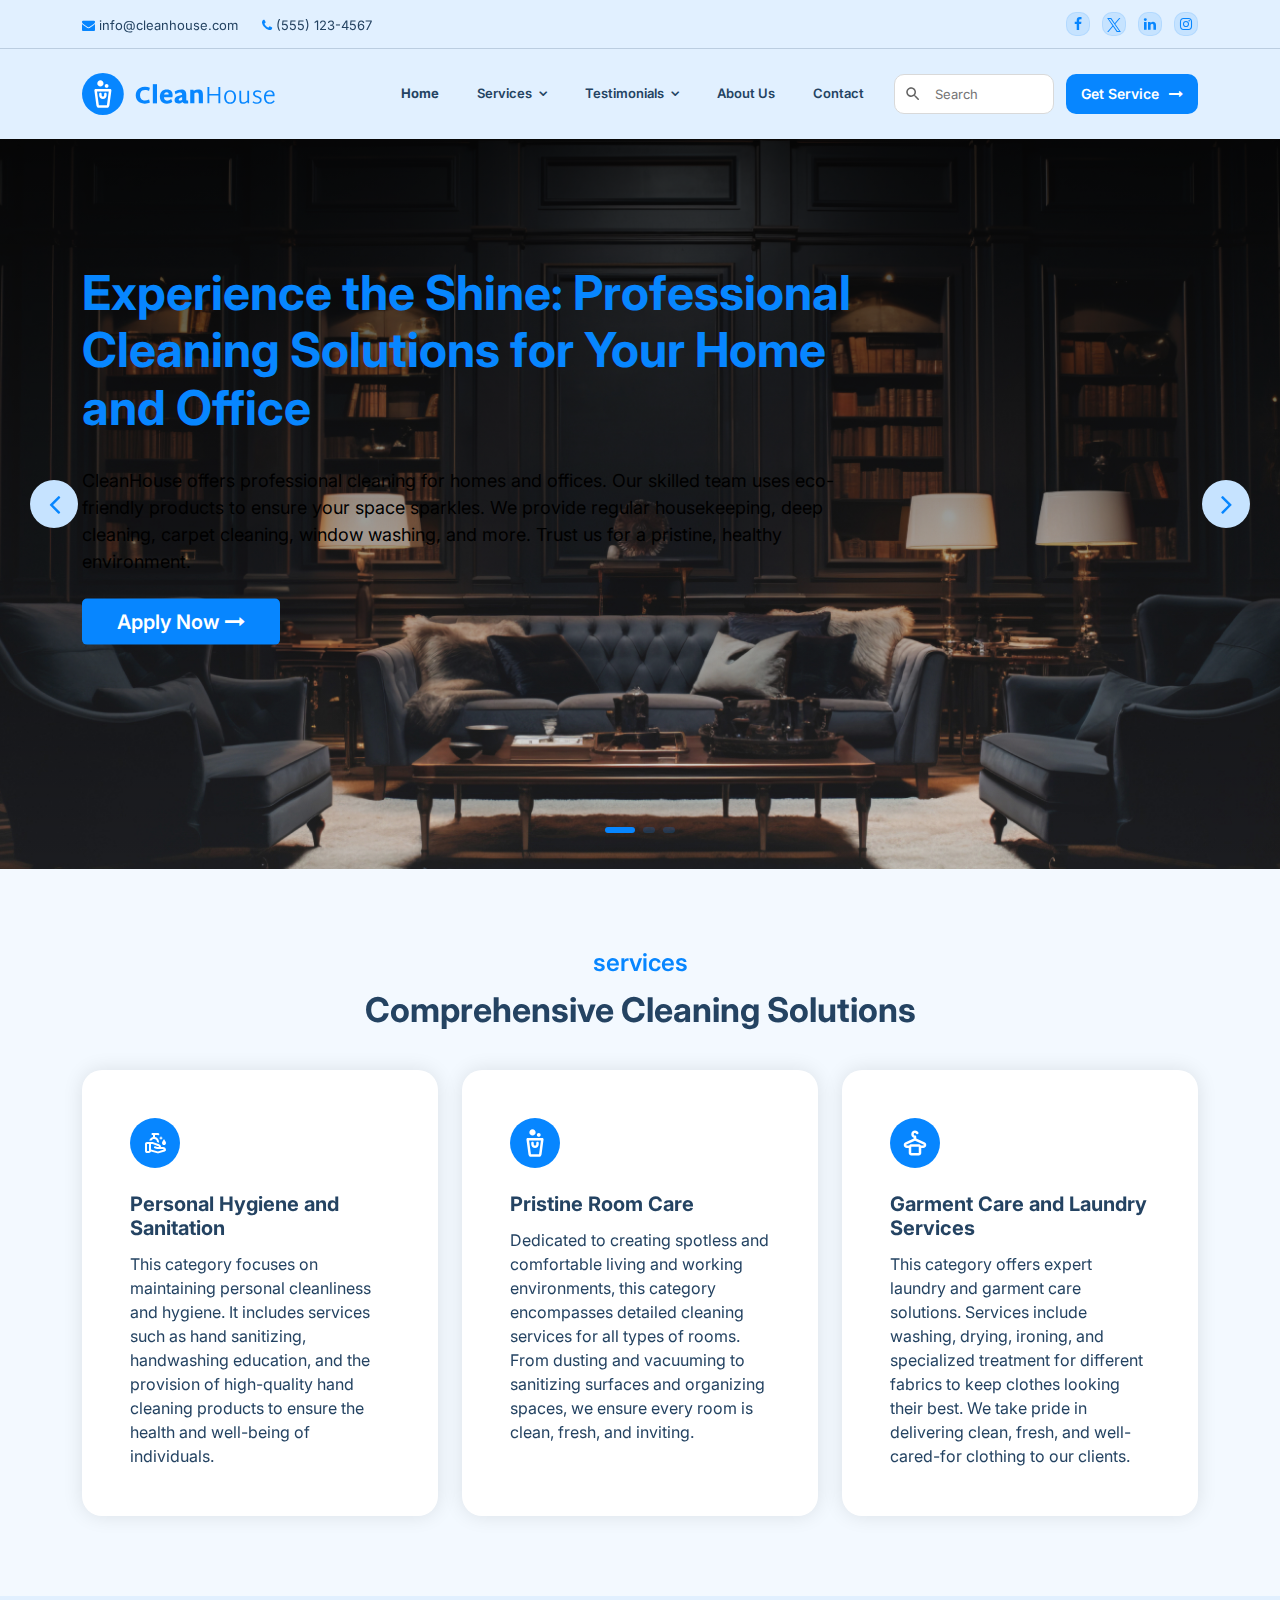
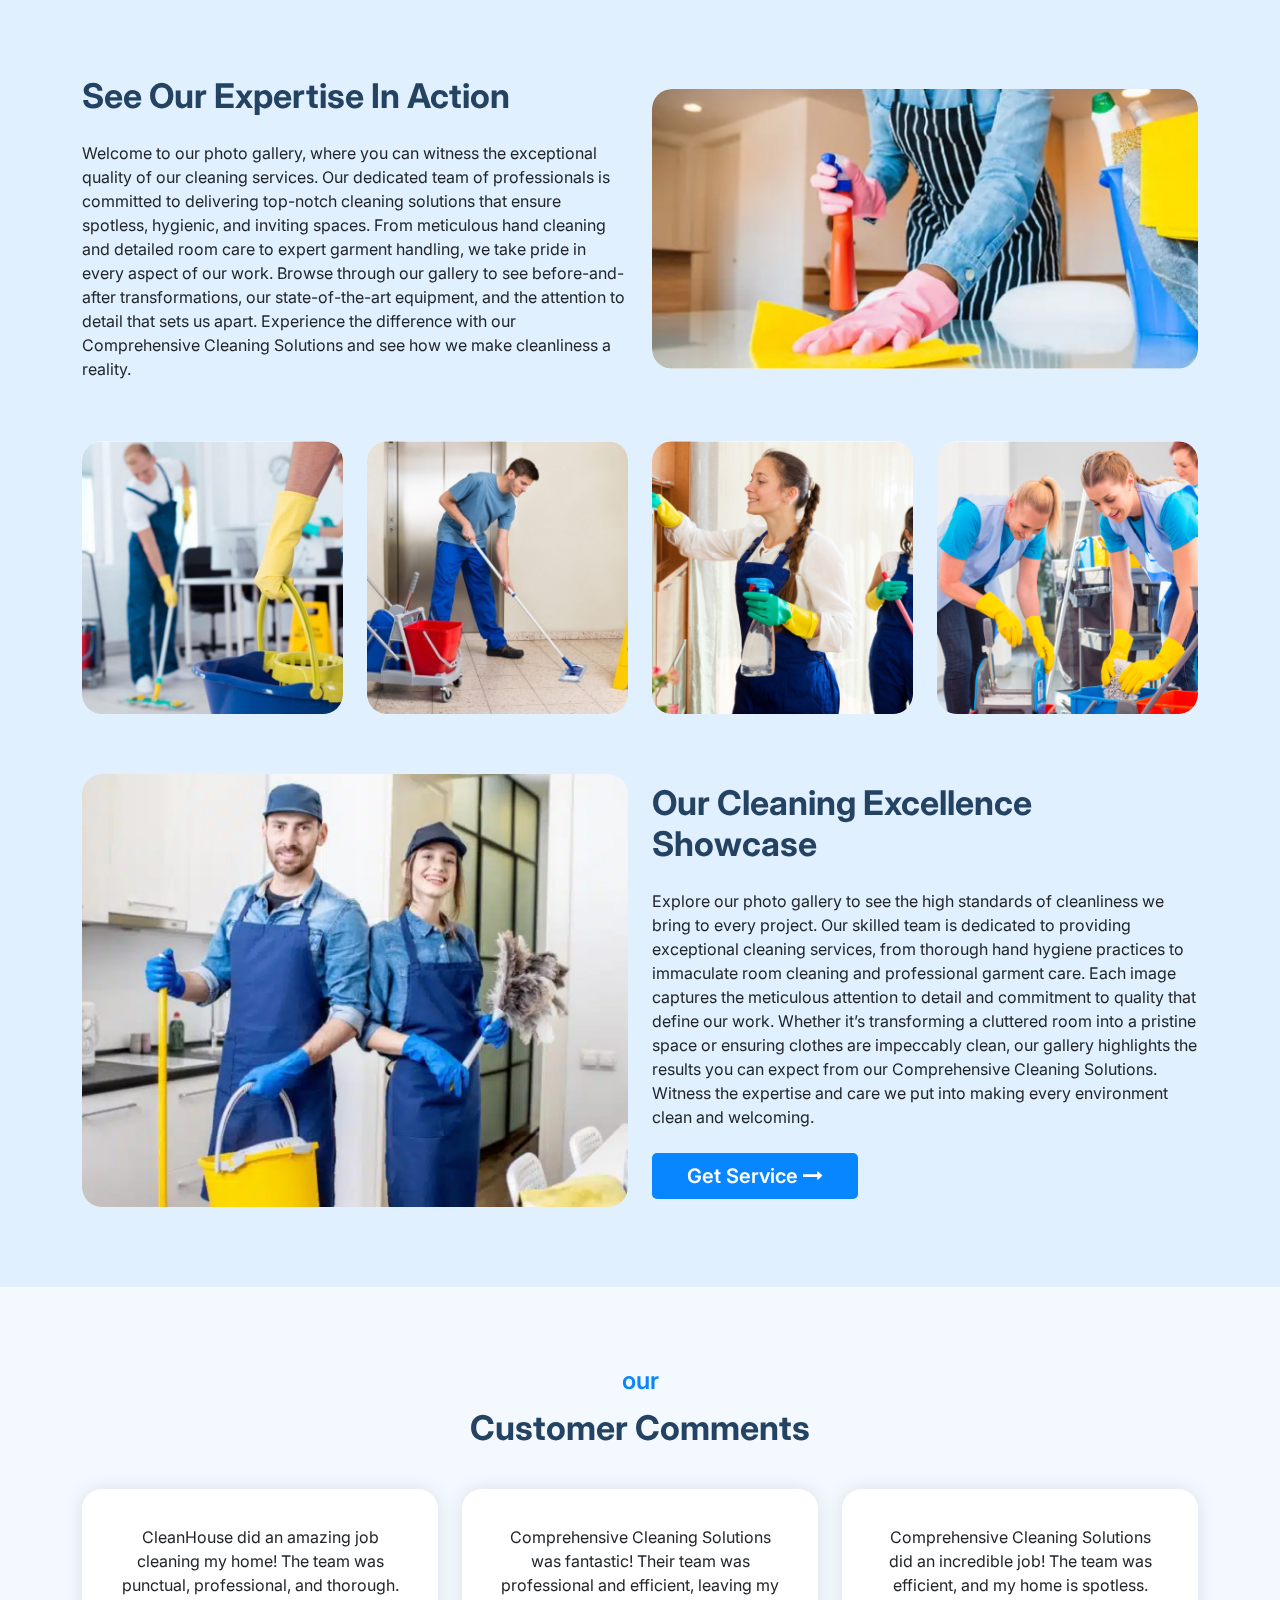
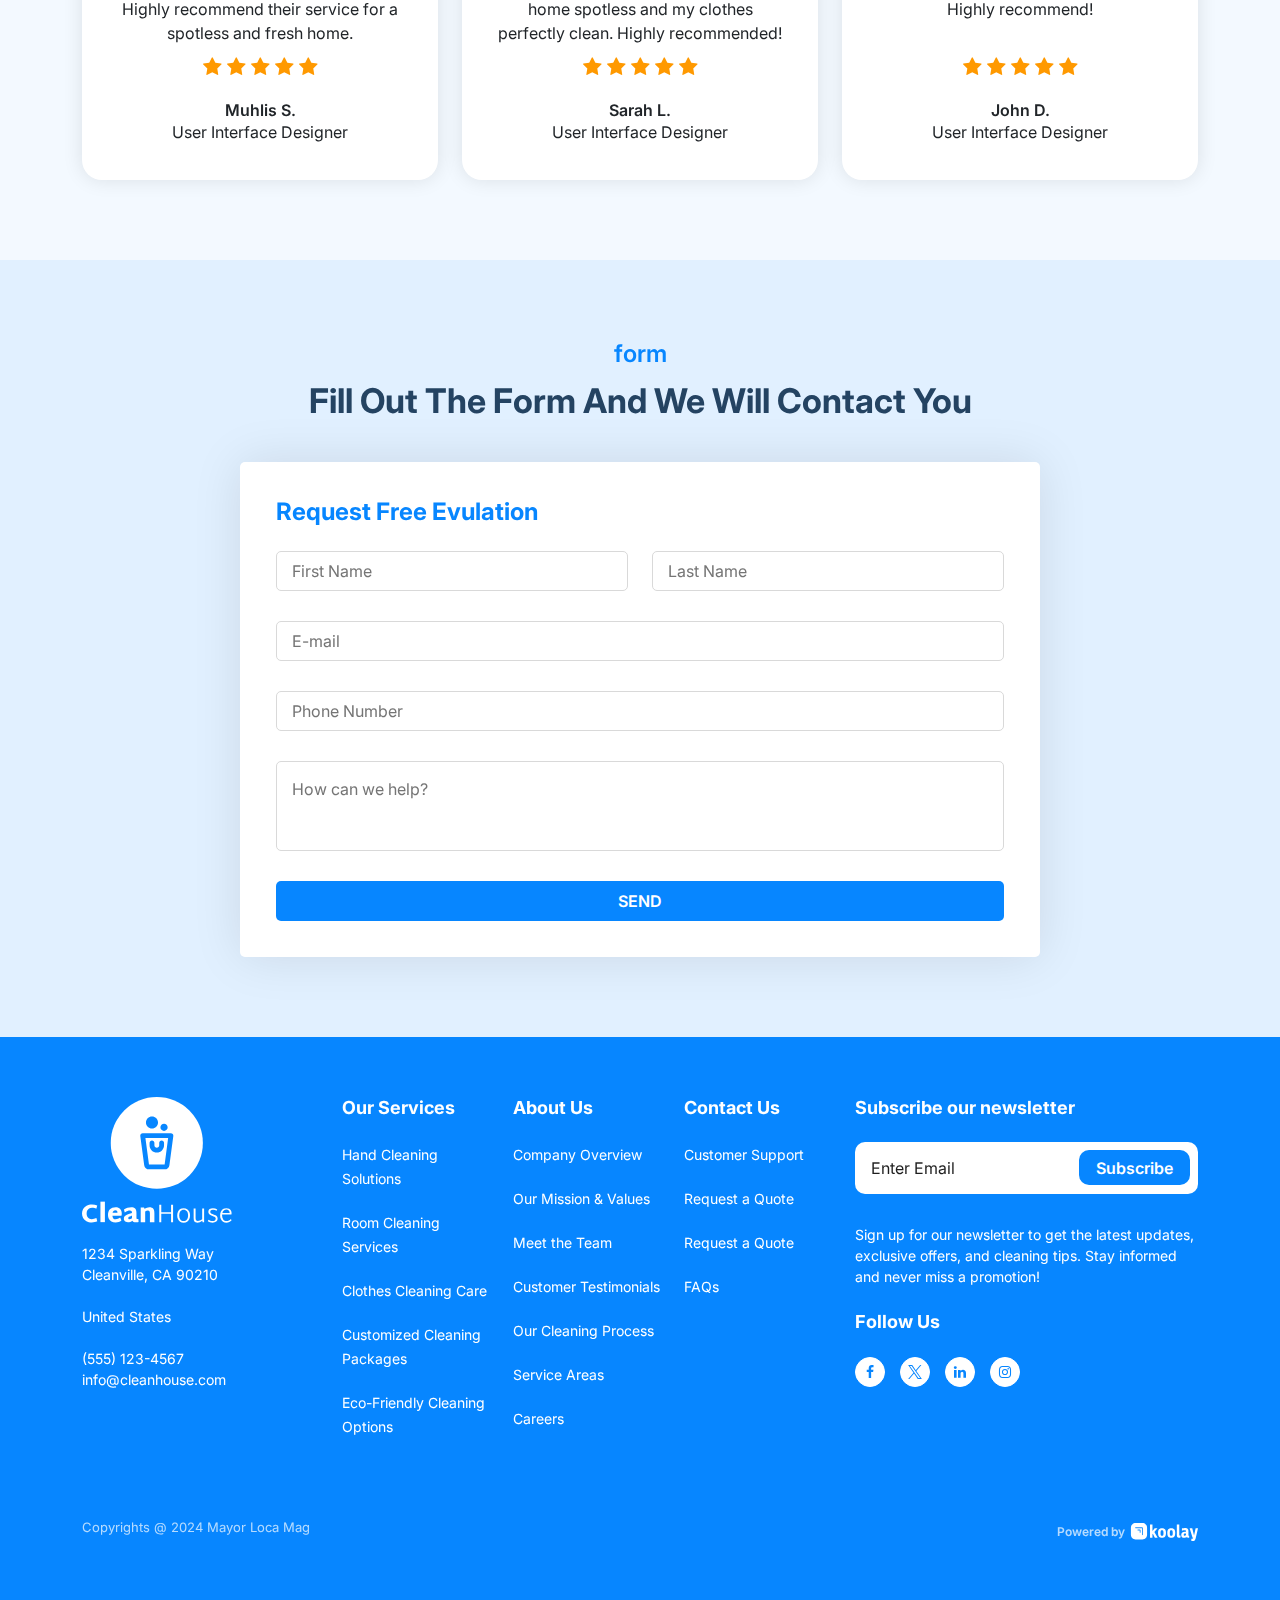
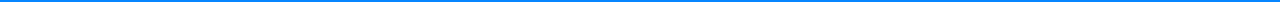
<file: index.html>
<!DOCTYPE html>
<html lang="en">
	<head>
		<meta charset="utf-8">
		<meta http-equiv="X-UA-Compatible" content="IE=edge">
		<meta name="viewport" content="width=device-width, initial-scale=1, maximum-scale=1.0">
		<title></title>
		<link rel="stylesheet" type="text/css" href="css/bootstrap.min.css">
		<link rel="stylesheet" type="text/css" href="css/font-awesome.min.css"/>
		<link rel="stylesheet" type="text/css" href="css/swiper.css"/>
		<link rel="stylesheet" type="text/css" href="css/fancybox.css"/>
		<link rel="stylesheet" type="text/css" href="css/style.css"/>
	
	</head>
	<body>
		<div class="header_top">
			<div class="container">
				<div class="row">
					<div class="col-md-6 ct_overlay">
						<ul>
							<li>
								<a href="#"><i class="fa fa-envelope"></i> info@cleanhouse.com</a>
							</li>
							<li>
								<a href="#"><i class="fa fa-phone"></i> (555) 123-4567</a>
							</li>
						</ul>
					</div>
					<div class="col-md-6">
						<div class="top_right">
							<ul>
								<li>
									<a href="#"><i class="fa fa-facebook"></i></a>
								</li>
								<li>
									<a href="#"><i class="icon-x"></i></a>
								</li>
								<li>
									<a href="#"><i class="fa fa-linkedin"></i></a>
								</li>
								<li>
									<a href="#"><i class="fa fa-instagram"></i></a>
								</li>
							</ul>
						</div>
					</div>
				</div>
			</div>
		</div>
		<div class="header_menu">
			<div class="container">
				<div class="row">
					<div class="col-12">
						<div>
							<a href="#" class="the_logo1">
								<img src="img/logo_clean_house.svg" alt="">
							</a>
						</div>
						<div>
							<div class="hm_inner">
								<ul>
									<li class="active">
										<a href="#">Home</a>
									</li>
									<li>
										<a href="#" class="has-submenu">Services</a>
										<ul>
											<li>
												<a href="#">Home Cleaning</a>
											</li>
											<li>
												<a href="#">Car Cleaning</a>
											</li>
										</ul>
									</li>
									<li>
										<a href="#" class="has-submenu">Testimonials</a>
										<ul>
											<li>
												<a href="#">Customer Reviews</a>
											</li>
											<li>
												<a href="#">Case Studies</a>
											</li>
											<li>
												<a href="#">Before and After Photos</a>
											</li>
											<li>
												<a href="#">Video Testimonials</a>
											</li>
											<li>
												<a href="#">Client Success Stories</a>
											</li>
										</ul>
									</li>
									<li>
										<a href="#">About Us</a>
									</li>
									<li>
										<a href="#">Contact</a>
									</li>
								</ul>
								<button class="src_button src_trigger">
									<img src="img/src.svg" alt="">
									<img src="img/close.svg" alt="">
								</button>
								<button class="src_button menu_trigger">
									<i class="icon-menu"></i>
								</button>
								<div class="src_overlay">
									<input type="text" placeholder="Search">
									<button type="button">
										<img src="img/src.svg" alt="">
										<img src="img/close.svg" alt="">
									</button>
								</div>
								<a href="#" class="get_service">Get Service <i class="fa fa-long-arrow-right"></i></a>
							</div>
						</div>
					</div>
				</div>
			</div>
		</div>
		<section class="slider_component">
			<div class="swiper-container mainSwiper">
				<div class="container">
					<button type="button" class="wf_prev"><i class="fa fa-angle-left"></i></button>
					<button type="button" class="wf_next"><i class="fa fa-angle-right"></i></button>
				</div>
				<div id="mainPagination"></div>
				<div class="swiper-wrapper">
					<div class="swiper-slide">
						<div class="container">
							<div>
								<h2>Experience the Shine: Professional Cleaning Solutions for Your Home and Office</h2>
								<p>CleanHouse offers professional cleaning for homes and offices. Our skilled team uses eco-friendly products to ensure your space sparkles. We provide regular housekeeping, deep cleaning, carpet cleaning, window washing, and more. Trust us for a pristine, healthy environment.</p>
								<a href="#" class="btn_component1">Apply Now <i class="fa fa-long-arrow-right"></i></a>
							</div>
						</div>
						<img src="img/slide1.jpg" alt="">
					</div>
					<div class="swiper-slide">
						<div class="container">
							<div>
								<h2>Experience the Shine: Professional Cleaning Solutions for Your Home and Office</h2>
								<p>CleanHouse offers professional cleaning for homes and offices. Our skilled team uses eco-friendly products to ensure your space sparkles. We provide regular housekeeping, deep cleaning, carpet cleaning, window washing, and more. Trust us for a pristine, healthy environment.</p>
								<a href="#" class="btn_component1">Apply Now <i class="fa fa-long-arrow-right"></i></a>
							</div>
						</div>
						<img src="img/slide1.jpg" alt="">
					</div>
					<div class="swiper-slide">
						<div class="container">
							<div>
								<h2>Experience the Shine: Professional Cleaning Solutions for Your Home and Office</h2>
								<p>CleanHouse offers professional cleaning for homes and offices. Our skilled team uses eco-friendly products to ensure your space sparkles. We provide regular housekeeping, deep cleaning, carpet cleaning, window washing, and more. Trust us for a pristine, healthy environment.</p>
								<a href="#" class="btn_component1">Apply Now <i class="fa fa-long-arrow-right"></i></a>
							</div>
						</div>
						<img src="img/slide1.jpg" alt="">
					</div>
				</div>
			</div>
		</section>
		<section class="services_section">
			<div class="container">
				<h2 class="heading_title1">
					<span>services</span>Comprehensive Cleaning Solutions
				</h2>
				<div class="row gap30">
					<div class="col-lg-4">
						<div class="service_item1">
							<img src="img/service1.svg" alt="">
							<h3>Personal Hygiene and Sanitation</h3>
							<p>This category focuses on maintaining personal cleanliness and hygiene. It includes services such as hand sanitizing, handwashing education, and the provision of high-quality hand cleaning products to ensure the health and well-being of individuals.</p>
						</div>
					</div>
					<div class="col-lg-4">
						<div class="service_item1">
							<img src="img/service2.svg" alt="">
							<h3>Pristine Room Care</h3>
							<p>Dedicated to creating spotless and comfortable living and working environments, this category encompasses detailed cleaning services for all types of rooms. From dusting and vacuuming to sanitizing surfaces and organizing spaces, we ensure every room is clean, fresh, and inviting.</p>
						</div>
					</div>
					<div class="col-lg-4">
						<div class="service_item1">
							<img src="img/service3.svg" alt="">
							<h3>Garment Care and Laundry Services</h3>
							<p>This category offers expert laundry and garment care solutions. Services include washing, drying, ironing, and specialized treatment for different fabrics to keep clothes looking their best. We take pride in delivering clean, fresh, and well-cared-for clothing to our clients.</p>
						</div>
					</div>
				</div>
			</div>
		</section>
		<section class="gallery_section btg_section">
			<div class="container">
				<div class="row gap60">
					<div class="col-lg-6">
						<div>
							<h2 class="heading_title1">See Our Expertise in Action</h2>
							<p>Welcome to our photo gallery, where you can witness the exceptional quality of our cleaning services. Our dedicated team of professionals is committed to delivering top-notch cleaning solutions that ensure spotless, hygienic, and inviting spaces. From meticulous hand cleaning and detailed room care to expert garment handling, we take pride in every aspect of our work. Browse through our gallery to see before-and-after transformations, our state-of-the-art equipment, and the attention to detail that sets us apart. Experience the difference with our Comprehensive Cleaning Solutions and see how we make cleanliness a reality.</p>
						</div>
					</div>
					<div class="col-lg-6">
						<img class="w-100" src="img/g1.jpg" alt="">
					</div>
					<div class="col-lg-3 col-6">
						<img class="w-100" src="img/g2.jpg" alt="">
					</div>
					<div class="col-lg-3 col-6">
						<img class="w-100" src="img/g3.jpg" alt="">
					</div>
					<div class="col-lg-3 col-6">
						<img class="w-100" src="img/g4.jpg" alt="">
					</div>
					<div class="col-lg-3 col-6">
						<img class="w-100" src="img/g5.jpg" alt="">
					</div>
					<div class="col-lg-6">
						<img class="w-100" src="img/g6.jpg" alt="">
					</div>
					<div class="col-lg-6">
						<div>
							<h2 class="heading_title1">Our Cleaning Excellence Showcase</h2>
							<p>Explore our photo gallery to see the high standards of cleanliness we bring to every project. Our skilled team is dedicated to providing exceptional cleaning services, from thorough hand hygiene practices to immaculate room cleaning and professional garment care. Each image captures the meticulous attention to detail and commitment to quality that define our work. Whether it’s transforming a cluttered room into a pristine space or ensuring clothes are impeccably clean, our gallery highlights the results you can expect from our Comprehensive Cleaning Solutions. Witness the expertise and care we put into making every environment clean and welcoming.</p>
							<a href="#" class="btn_component1">Get Service <i class="fa fa-long-arrow-right"></i></a>
						</div>
					</div>
				</div>
			</div>
		</section>
		<section class="customer_comments">
			<div class="container">
				<h2 class="heading_title1">
					<span>our</span>Customer Comments
				</h2>
				<div class="row gap30">
					<div class="col-lg-4">
						<div class="cc_item">
							<div>
								<p>CleanHouse did an amazing job cleaning my home! The team was punctual, professional, and thorough. Highly recommend their service for a spotless and fresh home.</p>
								<div class="cc_name">
									<div class="starLine">
										<i class="fa fa-star"></i>
										<i class="fa fa-star"></i>
										<i class="fa fa-star"></i>
										<i class="fa fa-star"></i>
										<i class="fa fa-star"></i>
									</div>
									<h4>Muhlis S.</h4>
									<span>User Interface Designer</span>
								</div>
							</div>
						</div>
					</div>
					<div class="col-lg-4">
						<div class="cc_item">
							<div>
								<p>Comprehensive Cleaning Solutions was fantastic! Their team was professional and efficient, leaving my home spotless and my clothes perfectly clean. Highly recommended!</p>
							</div>
							<div class="cc_name">
								<div class="starLine">
									<i class="fa fa-star"></i>
									<i class="fa fa-star"></i>
									<i class="fa fa-star"></i>
									<i class="fa fa-star"></i>
									<i class="fa fa-star"></i>
								</div>
								<h4>Sarah L.</h4>
								<span>User Interface Designer</span>
							</div>
						</div>
					</div>
					<div class="col-lg-4">
						<div class="cc_item">
							<div>
								<p>Comprehensive Cleaning Solutions did an incredible job! The team was efficient, and my home is spotless. Highly recommend!</p>
							</div>
							<div class="cc_name">
								<div class="starLine">
									<i class="fa fa-star"></i>
									<i class="fa fa-star"></i>
									<i class="fa fa-star"></i>
									<i class="fa fa-star"></i>
									<i class="fa fa-star"></i>
								</div>
								<h4>John D.</h4>
								<span>User Interface Designer</span>
							</div>
						</div>
					</div>
				</div>
			</div>
		</section>
		<section class="gallery_section">
			<div class="container">
				<h2 class="heading_title1 text-center">
					<span>form</span>Fill out the form and we will contact you
				</h2>
				<div class="row">
					<div class="col-12">
						<div class="contactForm">
							<h2>Request Free Evulation</h2>
							<div class="row">
								<div class="col-sm-6">
									<input type="text" placeholder="First Name">
								</div>
								<div class="col-sm-6">
									<input type="text" placeholder="Last Name">
								</div>
								<div class="col-12">
									<input type="text" placeholder="E-mail">
								</div>
								<div class="col-12">
									<input type="text" placeholder="Phone Number">
								</div>
								<div class="col-12">
									<textarea name="" placeholder="How can we help?"></textarea>
								</div>
								<div class="col-12">
									<button type="" name="">SEND</button>
								</div>
							</div>
						</div>
					</div>
				</div>
			</div>
		</section>
		<footer>
			<div class="container">
				<div class="footer_inner">
					<div class="ft_left">
						<img src="img/logo_vertical.svg" alt="">
						<div>
							<p>1234 Sparkling Way<br>Cleanville, CA 90210<br><br>United States<br><br>(555) 123-4567<br>info@cleanhouse.com</p>
						</div>
					</div>
					<div class="ft_right">	
						<div class="row">
							<div class="col-lg-7 col-md-12">
								<div class="row">
									<div class="col-md-4 col-12">
										<h3>Our Services</h3>
										<ul>
											<li>
												<a href="#">Hand Cleaning Solutions</a>
											</li>
											<li>
												<a href="#">Room Cleaning Services</a>
											</li>
											<li>
												<a href="#">Clothes Cleaning Care</a>
											</li>
											<li>
												<a href="#">Customized Cleaning Packages</a>
											</li>
											<li>
												<a href="#">Eco-Friendly Cleaning Options</a>
											</li>
										</ul>
									</div>
									<div class="col-md-4 col-12">
										<h3>About Us</h3>
										<ul>
											<li>
												<a href="#">Company Overview</a>
											</li>
											<li>
												<a href="#">Our Mission & Values</a>
											</li>
											<li>
												<a href="#">Meet the Team</a>
											</li>
											<li>
												<a href="#">Customer Testimonials</a>
											</li>
											<li>
												<a href="#">Our Cleaning Process</a>
											</li>
											<li>
												<a href="#">Service Areas</a>
											</li>
											<li>
												<a href="#">Careers</a>
											</li>
										</ul>
									</div>
									<div class="col-md-4 col-12">
										<h3>Contact Us</h3>
										<ul>
											<li>
												<a href="#">Customer Support</a>
											</li>
											<li>
												<a href="#">Request a Quote</a>
											</li>
											<li>
												<a href="#">Request a Quote</a>
											</li>
											<li>
												<a href="#">FAQs</a>
											</li>
										</ul>
									</div>
								</div>
							</div>
							<div class="col-lg-5 col-md-12 col-12">
								<h3>Subscribe our newsletter</h3>
								<form action="">
									<div class="subs_form">
										<input type="text" placeholder="Enter Email">
										<button type="" name="">Subscribe</button>
									</div>
								</form>
								<p>Sign up for our newsletter to get the latest updates, exclusive offers, and cleaning tips. Stay informed and never miss a promotion!</p>
								<div class="mt-24">
									<h3>Follow Us</h3>
									<ul class="social_list">
										<li>
											<a href="#"><i class="fa fa-facebook"></i></a>
										</li>
										<li>
											<a href="#"><i class="icon-x"></i></a>
										</li>
										<li>
											<a href="#"><i class="fa fa-linkedin"></i></a>
										</li>
										<li>
											<a href="#"><i class="fa fa-instagram"></i></a>
										</li>
									</ul>
								</div>
							</div>
						</div>
					</div>
				</div>
				<div class="footer_bottom">
					<p>Copyrights @ 2024 Mayor Loca Mag</p>
					<div>
						<a href="#" class="koolay_sign">Powered by<img src="img/koolay.svg"></a>
					</div>
				</div>
			</div>
		</footer>
		
		<script src="js/jquery.js"></script>
		<script src="js/bootstrap.min.js"></script>	
		<script src="js/swiper.js"></script>
		<script src="js/fancybox.js"></script>
		<script src="js/script.js"></script>
		
	</body>
</html>
</file>
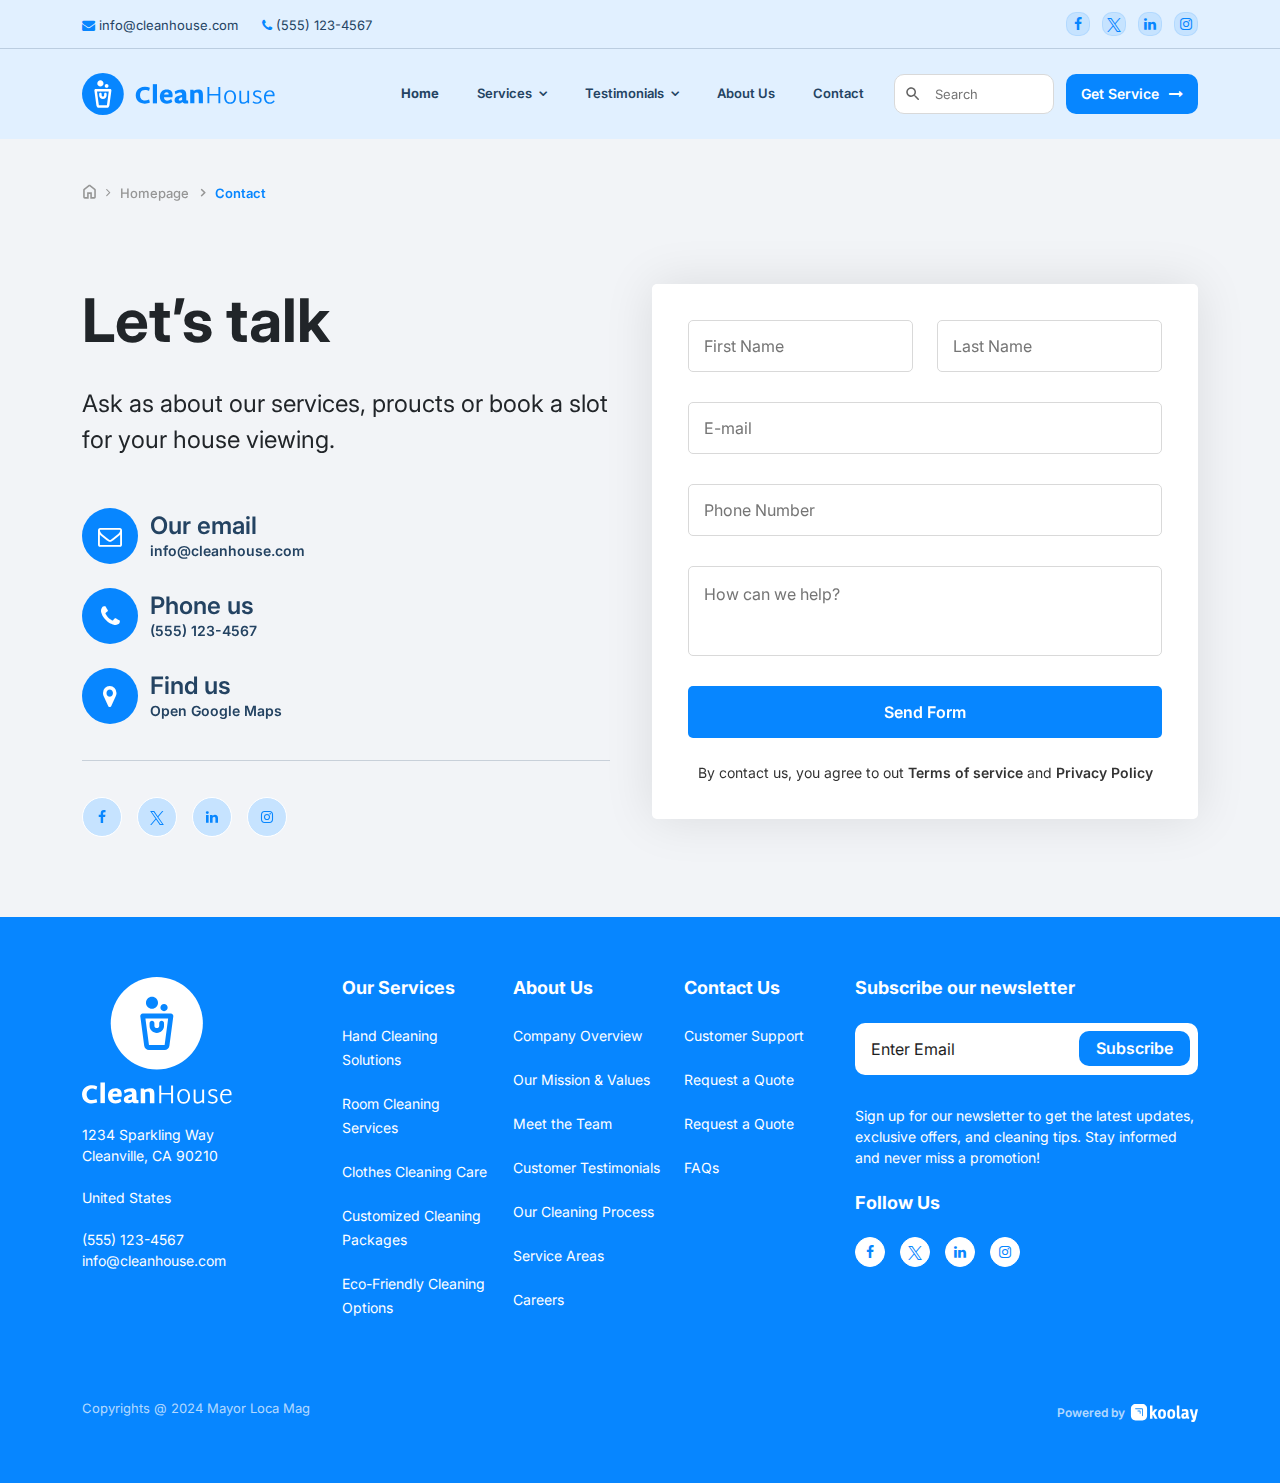
<file: contact.html>
<!DOCTYPE html>
<html lang="en">
	<head>
		<meta charset="utf-8">
		<meta http-equiv="X-UA-Compatible" content="IE=edge">
		<meta name="viewport" content="width=device-width, initial-scale=1, maximum-scale=1.0">
		<title></title>
		<link rel="stylesheet" type="text/css" href="css/bootstrap.min.css">
		<link rel="stylesheet" type="text/css" href="css/font-awesome.min.css"/>
		<link rel="stylesheet" type="text/css" href="css/swiper.css"/>
		<link rel="stylesheet" type="text/css" href="css/fancybox.css"/>
		<link rel="stylesheet" type="text/css" href="css/style.css"/>
	
	</head>
	<body>
		<div class="header_top">
			<div class="container">
				<div class="row">
					<div class="col-md-6 ct_overlay">
						<ul>
							<li>
								<a href="#"><i class="fa fa-envelope"></i> info@cleanhouse.com</a>
							</li>
							<li>
								<a href="#"><i class="fa fa-phone"></i> (555) 123-4567</a>
							</li>
						</ul>
					</div>
					<div class="col-md-6">
						<div class="top_right">
							<ul>
								<li>
									<a href="#"><i class="fa fa-facebook"></i></a>
								</li>
								<li>
									<a href="#"><i class="icon-x"></i></a>
								</li>
								<li>
									<a href="#"><i class="fa fa-linkedin"></i></a>
								</li>
								<li>
									<a href="#"><i class="fa fa-instagram"></i></a>
								</li>
							</ul>
						</div>
					</div>
				</div>
			</div>
		</div>
		<div class="header_menu">
			<div class="container">
				<div class="row">
					<div class="col-12">
						<div>
							<a href="#" class="the_logo1">
								<img src="img/logo_clean_house.svg" alt="">
							</a>
						</div>
						<div>
							<div class="hm_inner">
								<ul>
									<li class="active">
										<a href="#">Home</a>
									</li>
									<li>
										<a href="#" class="has-submenu">Services</a>
										<ul>
											<li>
												<a href="#">Home Cleaning</a>
											</li>
											<li>
												<a href="#">Car Cleaning</a>
											</li>
										</ul>
									</li>
									<li>
										<a href="#" class="has-submenu">Testimonials</a>
										<ul>
											<li>
												<a href="#">Customer Reviews</a>
											</li>
											<li>
												<a href="#">Case Studies</a>
											</li>
											<li>
												<a href="#">Before and After Photos</a>
											</li>
											<li>
												<a href="#">Video Testimonials</a>
											</li>
											<li>
												<a href="#">Client Success Stories</a>
											</li>
										</ul>
									</li>
									<li>
										<a href="#">About Us</a>
									</li>
									<li>
										<a href="#">Contact</a>
									</li>
								</ul>
								<button class="src_button src_trigger">
									<img src="img/src.svg" alt="">
									<img src="img/close.svg" alt="">
								</button>
								<button class="src_button menu_trigger">
									<i class="icon-menu"></i>
								</button>
								<div class="src_overlay">
									<input type="text" placeholder="Search">
									<button type="button">
										<img src="img/src.svg" alt="">
										<img src="img/close.svg" alt="">
									</button>
								</div>
								<a href="#" class="get_service">Get Service <i class="fa fa-long-arrow-right"></i></a>
							</div>
						</div>
					</div>
				</div>
			</div>
		</div>
		<section class="breadcrumb_section">
			<div class="container">
				<div class="row">
					<div class="breadcrumb_overlay">
						<img src="img/home2.svg" alt="">
						<div class="breadcrumb">
							<a href="/">HomePage </a>
							<a href="/">Homepage </a>
							<a href="#" class="active">Contact</a> 
						</div>
					</div>
				</div>
			</div>
		</section>
		<section class="contact_section">
			<div class="container">
				<div class="row gap60">
					<div class="col-lg-6 cs_left">
						<div>
							<h1>Let’s talk</h1>
							<p>Ask as about our services, proucts or book a slot for your house viewing.</p>
							<ul class="w_blueIcons">
								<li>
									<i class="fa fa-envelope-o"></i>
									<div>
										<strong>Our email</strong>
										<a href="#">info@cleanhouse.com</a>
									</div>
								</li>
								<li>
									<i class="fa fa-phone"></i>
									<div>
										<strong>Phone us</strong>
										<a href="#">(555) 123-4567</a>
									</div>
								</li>
								<li>
									<i class="fa fa-map-marker"></i>
									<div>
										<strong>Find us</strong>
										<a href="#">Open Google Maps</a>
									</div>
								</li>
							</ul>
							<ul class="social_sh">
								<li>
									<a href="#"><i class="fa fa-facebook"></i></a>
								</li>
								<li>
									<a href="#"><i class="icon-x"></i></a>
								</li>
								<li>
									<a href="#"><i class="fa fa-linkedin"></i></a>
								</li>
								<li>
									<a href="#"><i class="fa fa-instagram"></i></a>
								</li>
							</ul>
						</div>
					</div>
					<div class="col-lg-6">
						<div class="contactForm">
							<div class="row">
								<div class="col-sm-6">
									<input type="text" placeholder="First Name">
								</div>
								<div class="col-sm-6">
									<input type="text" placeholder="Last Name">
								</div>
								<div class="col-12">
									<input type="text" placeholder="E-mail">
								</div>
								<div class="col-12">
									<input type="text" placeholder="Phone Number">
								</div>
								<div class="col-12">
									<textarea name="" placeholder="How can we help?"></textarea>
								</div>
								<div class="col-12">
									<button type="" name="">Send Form</button>
									<p class="ta_line">By contact us, you agree to out <a href="#">Terms of service</a> and <a href="#">Privacy Policy</a></p>
								</div>
							</div>
						</div>
					</div>
				</div>
			</div>
		</section>
		<footer>
			<div class="container">
				<div class="footer_inner">
					<div class="ft_left">
						<img src="img/logo_vertical.svg" alt="">
						<div>
							<p>1234 Sparkling Way<br>Cleanville, CA 90210<br><br>United States<br><br>(555) 123-4567<br>info@cleanhouse.com</p>
						</div>
					</div>
					<div class="ft_right">	
						<div class="row">
							<div class="col-lg-7 col-md-12">
								<div class="row">
									<div class="col-md-4 col-12">
										<h3>Our Services</h3>
										<ul>
											<li>
												<a href="#">Hand Cleaning Solutions</a>
											</li>
											<li>
												<a href="#">Room Cleaning Services</a>
											</li>
											<li>
												<a href="#">Clothes Cleaning Care</a>
											</li>
											<li>
												<a href="#">Customized Cleaning Packages</a>
											</li>
											<li>
												<a href="#">Eco-Friendly Cleaning Options</a>
											</li>
										</ul>
									</div>
									<div class="col-md-4 col-12">
										<h3>About Us</h3>
										<ul>
											<li>
												<a href="#">Company Overview</a>
											</li>
											<li>
												<a href="#">Our Mission & Values</a>
											</li>
											<li>
												<a href="#">Meet the Team</a>
											</li>
											<li>
												<a href="#">Customer Testimonials</a>
											</li>
											<li>
												<a href="#">Our Cleaning Process</a>
											</li>
											<li>
												<a href="#">Service Areas</a>
											</li>
											<li>
												<a href="#">Careers</a>
											</li>
										</ul>
									</div>
									<div class="col-md-4 col-12">
										<h3>Contact Us</h3>
										<ul>
											<li>
												<a href="#">Customer Support</a>
											</li>
											<li>
												<a href="#">Request a Quote</a>
											</li>
											<li>
												<a href="#">Request a Quote</a>
											</li>
											<li>
												<a href="#">FAQs</a>
											</li>
										</ul>
									</div>
								</div>
							</div>
							<div class="col-lg-5 col-md-12 col-12">
								<h3>Subscribe our newsletter</h3>
								<form action="">
									<div class="subs_form">
										<input type="text" placeholder="Enter Email">
										<button type="" name="">Subscribe</button>
									</div>
								</form>
								<p>Sign up for our newsletter to get the latest updates, exclusive offers, and cleaning tips. Stay informed and never miss a promotion!</p>
								<div class="mt-24">
									<h3>Follow Us</h3>
									<ul class="social_list">
										<li>
											<a href="#"><i class="fa fa-facebook"></i></a>
										</li>
										<li>
											<a href="#"><i class="icon-x"></i></a>
										</li>
										<li>
											<a href="#"><i class="fa fa-linkedin"></i></a>
										</li>
										<li>
											<a href="#"><i class="fa fa-instagram"></i></a>
										</li>
									</ul>
								</div>
							</div>
						</div>
					</div>
				</div>
				<div class="footer_bottom">
					<p>Copyrights @ 2024 Mayor Loca Mag</p>
					<div>
						<a href="#" class="koolay_sign">Powered by<img src="img/koolay.svg"></a>
					</div>
				</div>
			</div>
		</footer>
		
		<script src="js/jquery.js"></script>
		<script src="js/bootstrap.min.js"></script>	
		<script src="js/swiper.js"></script>
		<script src="js/fancybox.js"></script>
		<script src="js/script.js"></script>
		
	</body>
</html>
</file>
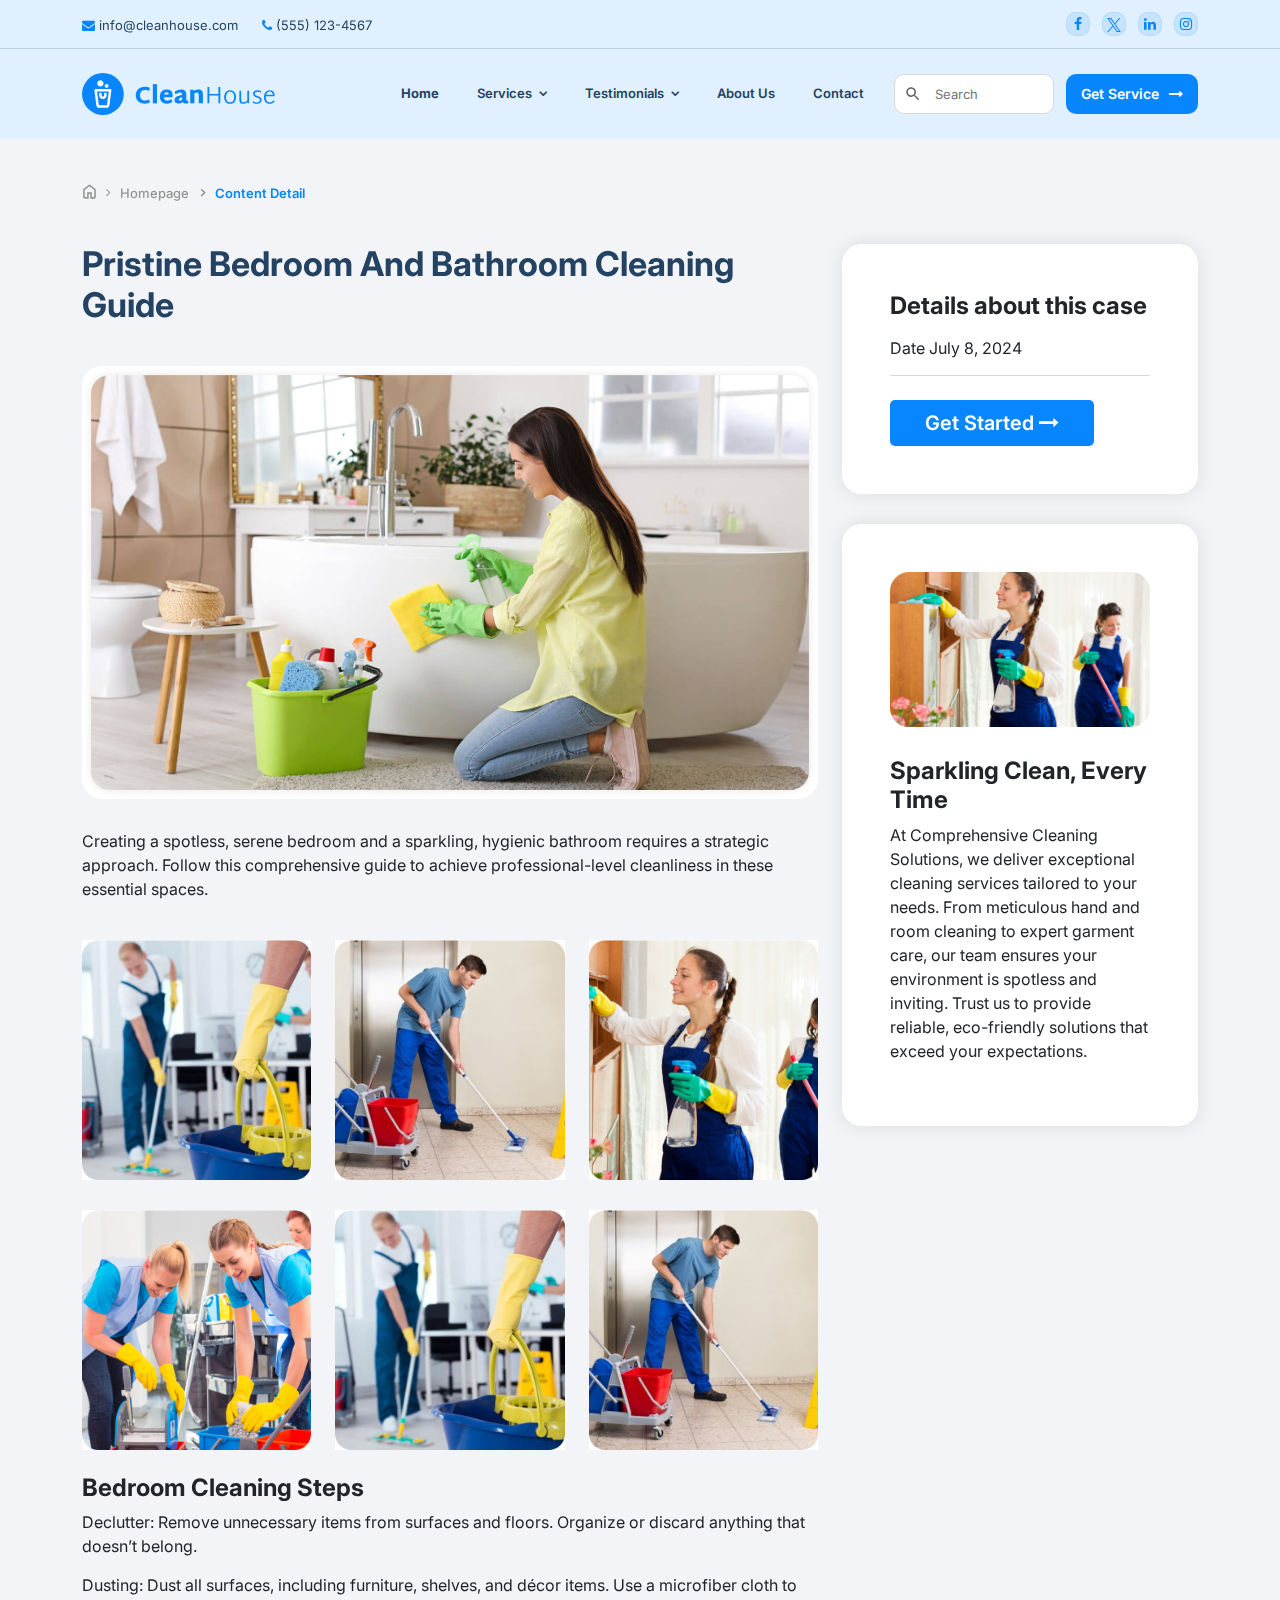
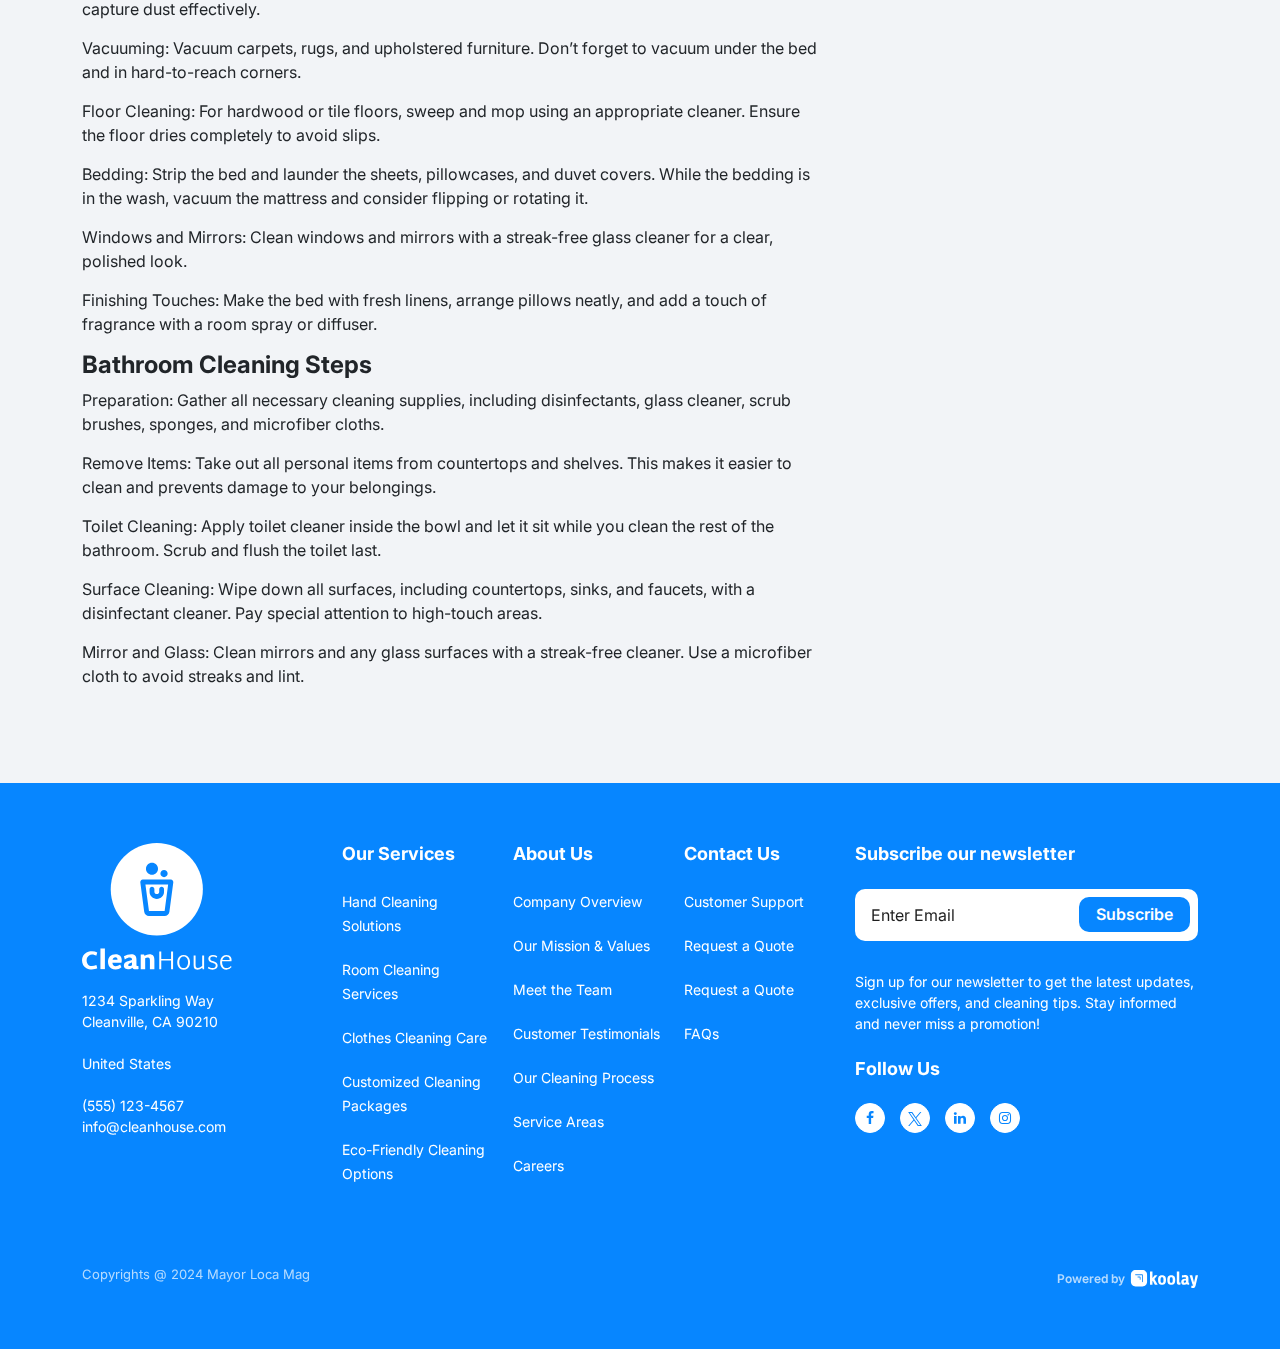
<file: content_detail.html>
<!DOCTYPE html>
<html lang="en">
	<head>
		<meta charset="utf-8">
		<meta http-equiv="X-UA-Compatible" content="IE=edge">
		<meta name="viewport" content="width=device-width, initial-scale=1, maximum-scale=1.0">
		<title></title>
		<link rel="stylesheet" type="text/css" href="css/bootstrap.min.css">
		<link rel="stylesheet" type="text/css" href="css/font-awesome.min.css"/>
		<link rel="stylesheet" type="text/css" href="css/swiper.css"/>
		<link rel="stylesheet" type="text/css" href="css/fancybox.css"/>
		<link rel="stylesheet" type="text/css" href="css/style.css"/>
	
	</head>
	<body>
		<div class="header_top">
			<div class="container">
				<div class="row">
					<div class="col-md-6 ct_overlay">
						<ul>
							<li>
								<a href="#"><i class="fa fa-envelope"></i> info@cleanhouse.com</a>
							</li>
							<li>
								<a href="#"><i class="fa fa-phone"></i> (555) 123-4567</a>
							</li>
						</ul>
					</div>
					<div class="col-md-6">
						<div class="top_right">
							<ul>
								<li>
									<a href="#"><i class="fa fa-facebook"></i></a>
								</li>
								<li>
									<a href="#"><i class="icon-x"></i></a>
								</li>
								<li>
									<a href="#"><i class="fa fa-linkedin"></i></a>
								</li>
								<li>
									<a href="#"><i class="fa fa-instagram"></i></a>
								</li>
							</ul>
						</div>
					</div>
				</div>
			</div>
		</div>
		<div class="header_menu">
			<div class="container">
				<div class="row">
					<div class="col-12">
						<div>
							<a href="#" class="the_logo1">
								<img src="img/logo_clean_house.svg" alt="">
							</a>
						</div>
						<div>
							<div class="hm_inner">
								<ul>
									<li class="active">
										<a href="#">Home</a>
									</li>
									<li>
										<a href="#" class="has-submenu">Services</a>
										<ul>
											<li>
												<a href="#">Home Cleaning</a>
											</li>
											<li>
												<a href="#">Car Cleaning</a>
											</li>
										</ul>
									</li>
									<li>
										<a href="#" class="has-submenu">Testimonials</a>
										<ul>
											<li>
												<a href="#">Customer Reviews</a>
											</li>
											<li>
												<a href="#">Case Studies</a>
											</li>
											<li>
												<a href="#">Before and After Photos</a>
											</li>
											<li>
												<a href="#">Video Testimonials</a>
											</li>
											<li>
												<a href="#">Client Success Stories</a>
											</li>
										</ul>
									</li>
									<li>
										<a href="#">About Us</a>
									</li>
									<li>
										<a href="#">Contact</a>
									</li>
								</ul>
								<button class="src_button src_trigger">
									<img src="img/src.svg" alt="">
									<img src="img/close.svg" alt="">
								</button>
								<button class="src_button menu_trigger">
									<i class="icon-menu"></i>
								</button>
								<div class="src_overlay">
									<input type="text" placeholder="Search">
									<button type="button">
										<img src="img/src.svg" alt="">
										<img src="img/close.svg" alt="">
									</button>
								</div>
								<a href="#" class="get_service">Get Service <i class="fa fa-long-arrow-right"></i></a>
							</div>
						</div>
					</div>
				</div>
			</div>
		</div>
		<section class="breadcrumb_section">
			<div class="container">
				<div class="row">
					<div class="breadcrumb_overlay">
						<img src="img/home2.svg" alt="">
						<div class="breadcrumb">
							<a href="/">HomePage </a>
							<a href="/">Homepage </a>
							<a href="#" class="active">Content Detail</a> 
						</div>
					</div>
				</div>
			</div>
		</section>
		<section class="content_detail">
			<div class="container">
				<div class="row gap30">
					<div class="col-lg-8">
						<h2 class="heading_title1">Pristine Bedroom and Bathroom Cleaning Guide</h2>
						<img src="img/detail.jpg" class="w-100 detailSpot" alt="">
						<p>Creating a spotless, serene bedroom and a sparkling, hygienic bathroom requires a strategic approach. Follow this comprehensive guide to achieve professional-level cleanliness in these essential spaces.</p>
						<br>
						<div class="row">
							<div class="col-lg-4 col-6">
								<img class="w-100" src="img/g2.jpg" alt="">
							</div>
							<div class="col-lg-4 col-6">
								<img class="w-100" src="img/g3.jpg" alt="">
							</div>
							<div class="col-lg-4 col-6">
								<img class="w-100" src="img/g4.jpg" alt="">
							</div>
							<div class="col-lg-4 col-6">
								<img class="w-100" src="img/g5.jpg" alt="">
							</div>
							<div class="col-lg-4 col-6">
								<img class="w-100" src="img/g2.jpg" alt="">
							</div>
							<div class="col-lg-4 col-6">
								<img class="w-100" src="img/g3.jpg" alt="">
							</div>
						</div>
						<br>
						<h4>Bedroom Cleaning Steps</h4>
						<p>Declutter: Remove unnecessary items from surfaces and floors. Organize or discard anything that doesn’t belong.</p>
						<p>Dusting: Dust all surfaces, including furniture, shelves, and décor items. Use a microfiber cloth to capture dust effectively.</p>
						<p>Vacuuming: Vacuum carpets, rugs, and upholstered furniture. Don’t forget to vacuum under the bed and in hard-to-reach corners.</p>
						<p>Floor Cleaning: For hardwood or tile floors, sweep and mop using an appropriate cleaner. Ensure the floor dries completely to avoid slips.</p>
						<p>Bedding: Strip the bed and launder the sheets, pillowcases, and duvet covers. While the bedding is in the wash, vacuum the mattress and consider flipping or rotating it.</p>
						<p>Windows and Mirrors: Clean windows and mirrors with a streak-free glass cleaner for a clear, polished look.</p>
						<p>Finishing Touches: Make the bed with fresh linens, arrange pillows neatly, and add a touch of fragrance with a room spray or diffuser.</p>
						<h4>Bathroom Cleaning Steps</h4>
						<p>Preparation: Gather all necessary cleaning supplies, including disinfectants, glass cleaner, scrub brushes, sponges, and microfiber cloths.</p>
						<p>Remove Items: Take out all personal items from countertops and shelves. This makes it easier to clean and prevents damage to your belongings.</p>
						<p>Toilet Cleaning: Apply toilet cleaner inside the bowl and let it sit while you clean the rest of the bathroom. Scrub and flush the toilet last.</p>
						<p>Surface Cleaning: Wipe down all surfaces, including countertops, sinks, and faucets, with a disinfectant cleaner. Pay special attention to high-touch areas.</p>
						<p>Mirror and Glass: Clean mirrors and any glass surfaces with a streak-free cleaner. Use a microfiber cloth to avoid streaks and lint.</p>
					</div>
					<div class="col-lg-4">
						<div class="da_case">
							<h4>Details about this case</h4>
							<ul>
								<li>Date <span>July 8, 2024</span></li>
							</ul>
							<a href="#" class="btn_component1">Get Started <i class="fa fa-long-arrow-right"></i></a>
						</div>
						<div class="da_case">
							<img src="img/detail2.jpg" alt="" class="w-100">
							<h4>Sparkling Clean, Every Time</h4>
							<p>At Comprehensive Cleaning Solutions, we deliver exceptional cleaning services tailored to your needs. From meticulous hand and room cleaning to expert garment care, our team ensures your environment is spotless and inviting. Trust us to provide reliable, eco-friendly solutions that exceed your expectations.</p>
						</div>
					</div>
				</div>
			</div>
		</section>
		<footer>
			<div class="container">
				<div class="footer_inner">
					<div class="ft_left">
						<img src="img/logo_vertical.svg" alt="">
						<div>
							<p>1234 Sparkling Way<br>Cleanville, CA 90210<br><br>United States<br><br>(555) 123-4567<br>info@cleanhouse.com</p>
						</div>
					</div>
					<div class="ft_right">	
						<div class="row">
							<div class="col-lg-7 col-md-12">
								<div class="row">
									<div class="col-md-4 col-12">
										<h3>Our Services</h3>
										<ul>
											<li>
												<a href="#">Hand Cleaning Solutions</a>
											</li>
											<li>
												<a href="#">Room Cleaning Services</a>
											</li>
											<li>
												<a href="#">Clothes Cleaning Care</a>
											</li>
											<li>
												<a href="#">Customized Cleaning Packages</a>
											</li>
											<li>
												<a href="#">Eco-Friendly Cleaning Options</a>
											</li>
										</ul>
									</div>
									<div class="col-md-4 col-12">
										<h3>About Us</h3>
										<ul>
											<li>
												<a href="#">Company Overview</a>
											</li>
											<li>
												<a href="#">Our Mission & Values</a>
											</li>
											<li>
												<a href="#">Meet the Team</a>
											</li>
											<li>
												<a href="#">Customer Testimonials</a>
											</li>
											<li>
												<a href="#">Our Cleaning Process</a>
											</li>
											<li>
												<a href="#">Service Areas</a>
											</li>
											<li>
												<a href="#">Careers</a>
											</li>
										</ul>
									</div>
									<div class="col-md-4 col-12">
										<h3>Contact Us</h3>
										<ul>
											<li>
												<a href="#">Customer Support</a>
											</li>
											<li>
												<a href="#">Request a Quote</a>
											</li>
											<li>
												<a href="#">Request a Quote</a>
											</li>
											<li>
												<a href="#">FAQs</a>
											</li>
										</ul>
									</div>
								</div>
							</div>
							<div class="col-lg-5 col-md-12 col-12">
								<h3>Subscribe our newsletter</h3>
								<form action="">
									<div class="subs_form">
										<input type="text" placeholder="Enter Email">
										<button type="" name="">Subscribe</button>
									</div>
								</form>
								<p>Sign up for our newsletter to get the latest updates, exclusive offers, and cleaning tips. Stay informed and never miss a promotion!</p>
								<div class="mt-24">
									<h3>Follow Us</h3>
									<ul class="social_list">
										<li>
											<a href="#"><i class="fa fa-facebook"></i></a>
										</li>
										<li>
											<a href="#"><i class="icon-x"></i></a>
										</li>
										<li>
											<a href="#"><i class="fa fa-linkedin"></i></a>
										</li>
										<li>
											<a href="#"><i class="fa fa-instagram"></i></a>
										</li>
									</ul>
								</div>
							</div>
						</div>
					</div>
				</div>
				<div class="footer_bottom">
					<p>Copyrights @ 2024 Mayor Loca Mag</p>
					<div>
						<a href="#" class="koolay_sign">Powered by<img src="img/koolay.svg"></a>
					</div>
				</div>
			</div>
		</footer>
		
		<script src="js/jquery.js"></script>
		<script src="js/bootstrap.min.js"></script>	
		<script src="js/swiper.js"></script>
		<script src="js/fancybox.js"></script>
		<script src="js/script.js"></script>
		
	</body>
</html>
</file>
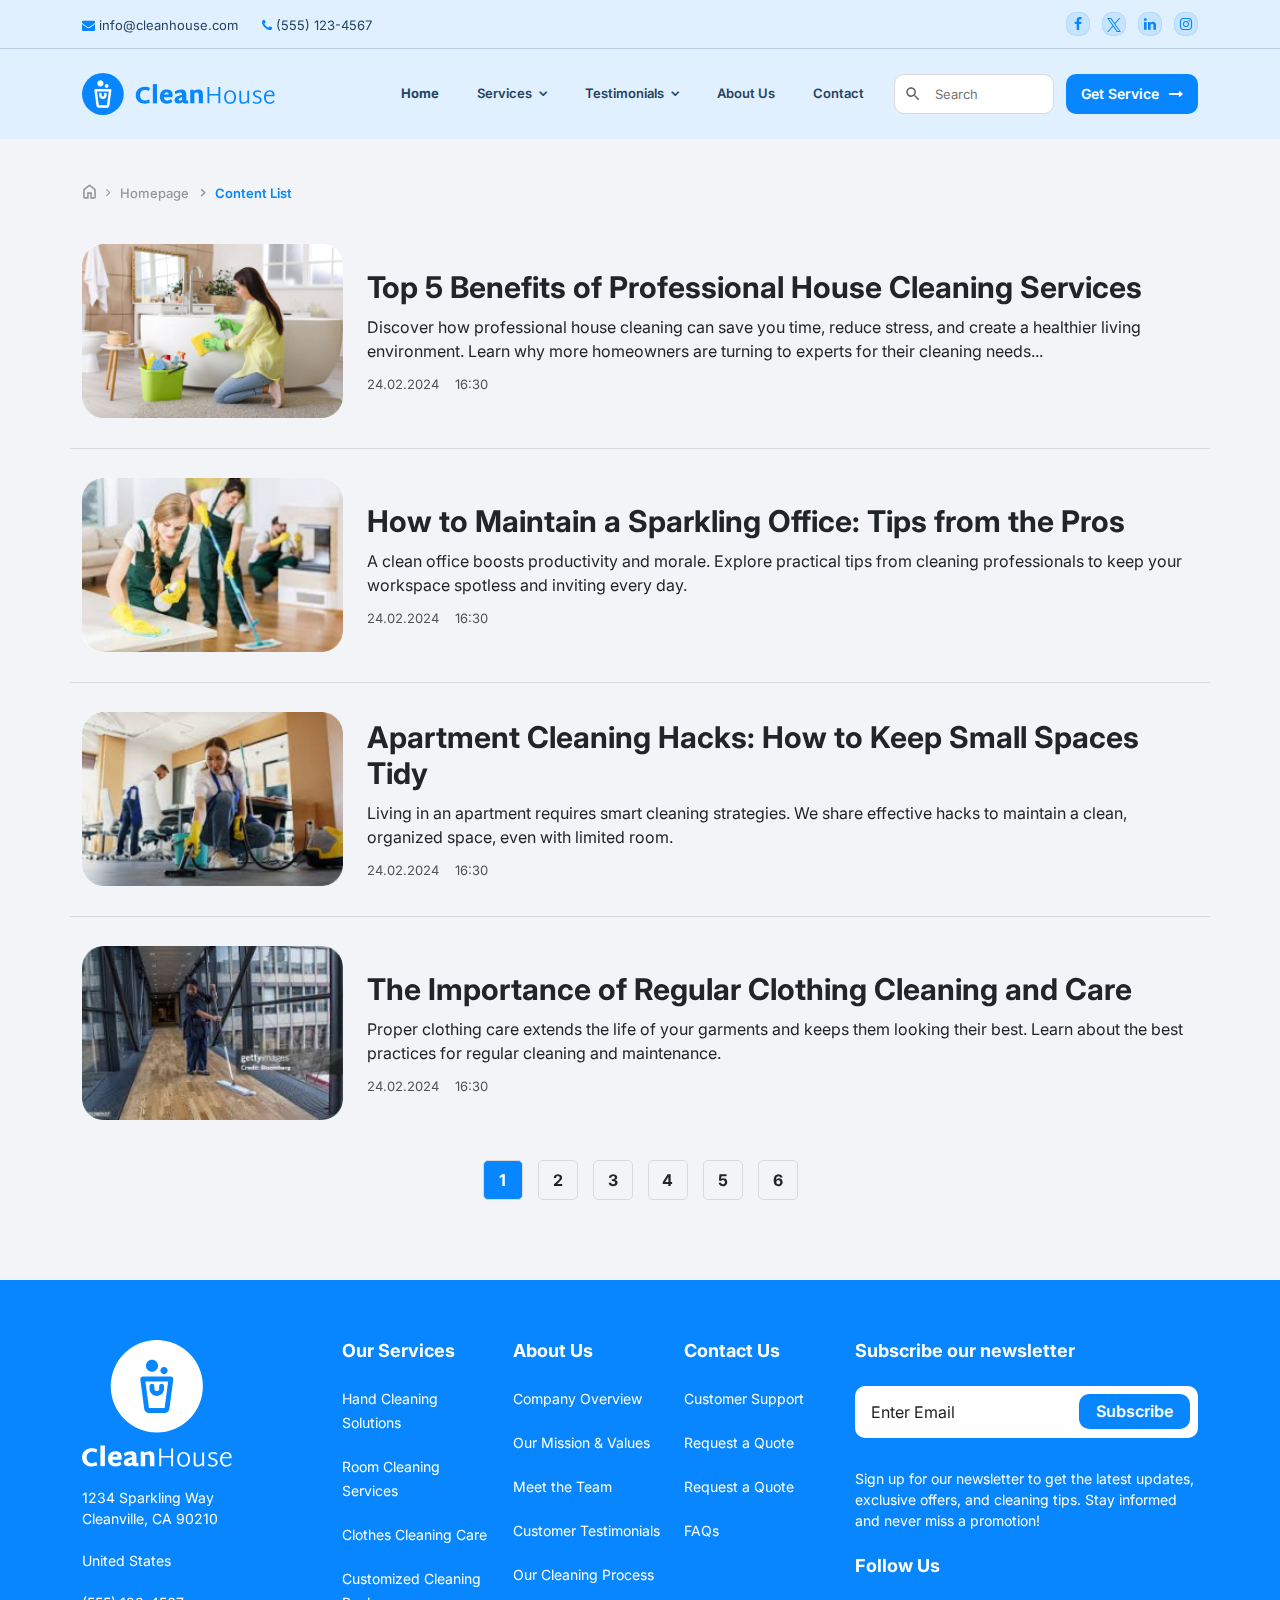
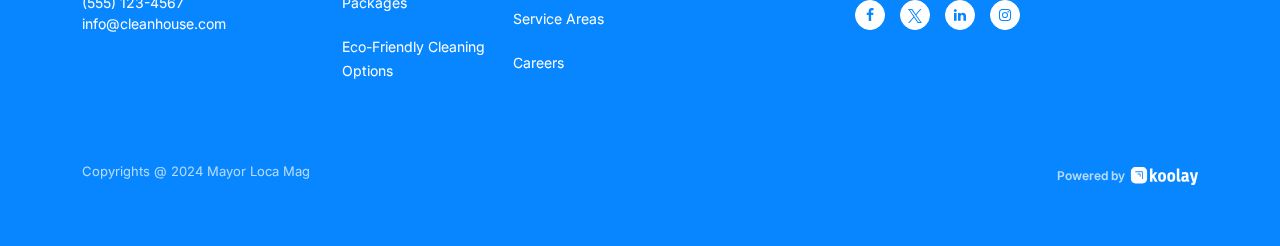
<file: content_list.html>
<!DOCTYPE html>
<html lang="en">
	<head>
		<meta charset="utf-8">
		<meta http-equiv="X-UA-Compatible" content="IE=edge">
		<meta name="viewport" content="width=device-width, initial-scale=1, maximum-scale=1.0">
		<title></title>
		<link rel="stylesheet" type="text/css" href="css/bootstrap.min.css">
		<link rel="stylesheet" type="text/css" href="css/font-awesome.min.css"/>
		<link rel="stylesheet" type="text/css" href="css/swiper.css"/>
		<link rel="stylesheet" type="text/css" href="css/fancybox.css"/>
		<link rel="stylesheet" type="text/css" href="css/style.css"/>
	
	</head>
	<body>
		<div class="header_top">
			<div class="container">
				<div class="row">
					<div class="col-md-6 ct_overlay">
						<ul>
							<li>
								<a href="#"><i class="fa fa-envelope"></i> info@cleanhouse.com</a>
							</li>
							<li>
								<a href="#"><i class="fa fa-phone"></i> (555) 123-4567</a>
							</li>
						</ul>
					</div>
					<div class="col-md-6">
						<div class="top_right">
							<ul>
								<li>
									<a href="#"><i class="fa fa-facebook"></i></a>
								</li>
								<li>
									<a href="#"><i class="icon-x"></i></a>
								</li>
								<li>
									<a href="#"><i class="fa fa-linkedin"></i></a>
								</li>
								<li>
									<a href="#"><i class="fa fa-instagram"></i></a>
								</li>
							</ul>
						</div>
					</div>
				</div>
			</div>
		</div>
		<div class="header_menu">
			<div class="container">
				<div class="row">
					<div class="col-12">
						<div>
							<a href="#" class="the_logo1">
								<img src="img/logo_clean_house.svg" alt="">
							</a>
						</div>
						<div>
							<div class="hm_inner">
								<ul>
									<li class="active">
										<a href="#">Home</a>
									</li>
									<li>
										<a href="#" class="has-submenu">Services</a>
										<ul>
											<li>
												<a href="#">Home Cleaning</a>
											</li>
											<li>
												<a href="#">Car Cleaning</a>
											</li>
										</ul>
									</li>
									<li>
										<a href="#" class="has-submenu">Testimonials</a>
										<ul>
											<li>
												<a href="#">Customer Reviews</a>
											</li>
											<li>
												<a href="#">Case Studies</a>
											</li>
											<li>
												<a href="#">Before and After Photos</a>
											</li>
											<li>
												<a href="#">Video Testimonials</a>
											</li>
											<li>
												<a href="#">Client Success Stories</a>
											</li>
										</ul>
									</li>
									<li>
										<a href="#">About Us</a>
									</li>
									<li>
										<a href="#">Contact</a>
									</li>
								</ul>
								<button class="src_button src_trigger">
									<img src="img/src.svg" alt="">
									<img src="img/close.svg" alt="">
								</button>
								<button class="src_button menu_trigger">
									<i class="icon-menu"></i>
								</button>
								<div class="src_overlay">
									<input type="text" placeholder="Search">
									<button type="button">
										<img src="img/src.svg" alt="">
										<img src="img/close.svg" alt="">
									</button>
								</div>
								<a href="#" class="get_service">Get Service <i class="fa fa-long-arrow-right"></i></a>
							</div>
						</div>
					</div>
				</div>
			</div>
		</div>
		<section class="breadcrumb_section">
			<div class="container">
				<div class="row">
					<div class="breadcrumb_overlay">
						<img src="img/home2.svg" alt="">
						<div class="breadcrumb">
							<a href="/">HomePage </a>
							<a href="/">Homepage </a>
							<a href="#" class="active">Content List</a> 
						</div>
					</div>
				</div>
			</div>
		</section>
		<section class="content_lister">
			<div class="container">
				<div class="row gap60">
					<div class="cl_overlay">
						<div class="col-lg-12 cl_item">
							<div class="row gap30">
								<div class="col-md-3">
									<a href="#">
										<img class="w-100" src="img/c1.jpg" alt="">
									</a>
								</div>
								<div class="col-md-9">
									<div>
										<h3><a href="#">Top 5 Benefits of Professional House Cleaning Services</a></h3>
										<p>Discover how professional house cleaning can save you time, reduce stress, and create a healthier living environment. Learn why more homeowners are turning to experts for their cleaning needs...</p>
										<span>24.02.2024 &nbsp;&nbsp; 16:30</span>
									</div>
								</div>
							</div>
						</div>
					</div>
					<div class="cl_overlay">
						<div class="col-lg-12 cl_item">
							<div class="row gap30">
								<div class="col-md-3">
									<a href="#">
										<img class="w-100" src="img/c2.jpg" alt="">
									</a>
								</div>
								<div class="col-md-9">
									<div>
										<h3><a href="#">How to Maintain a Sparkling Office: Tips from the Pros</a></h3>
										<p>A clean office boosts productivity and morale. Explore practical tips from cleaning professionals to keep your workspace spotless and inviting every day.</p>
										<span>24.02.2024 &nbsp;&nbsp; 16:30</span>
									</div>
								</div>
							</div>
						</div>
					</div>
					<div class="cl_overlay">
						<div class="col-lg-12 cl_item">
							<div class="row gap30">
								<div class="col-md-3">
									<a href="#">
										<img class="w-100" src="img/c3.jpg" alt="">
									</a>
								</div>
								<div class="col-md-9">
									<div>
										<h3><a href="#">Apartment Cleaning Hacks: How to Keep Small Spaces Tidy</a></h3>
										<p>Living in an apartment requires smart cleaning strategies. We share effective hacks to maintain a clean, organized space, even with limited room.</p>
										<span>24.02.2024 &nbsp;&nbsp; 16:30</span>
									</div>
								</div>
							</div>
						</div>
					</div>
					<div class="cl_overlay">
						<div class="col-lg-12 cl_item">
							<div class="row gap30">
								<div class="col-md-3">
									<a href="#">
										<img class="w-100" src="img/c4.jpg" alt="">
									</a>
								</div>
								<div class="col-md-9">
									<div>
										<h3><a href="#">The Importance of Regular Clothing Cleaning and Care</a></h3>
										<p>Proper clothing care extends the life of your garments and keeps them looking their best. Learn about the best practices for regular cleaning and maintenance.</p>
										<span>24.02.2024 &nbsp;&nbsp; 16:30</span>
									</div>
								</div>
							</div>
						</div>
					</div>
				</div>
				<div class="the_pagination">
					<div class="pager">
						<div class="num">
							<a href="#" class="active">1</a>
							<a href="#">2</a>
							<a href="#">3</a>
							<a href="#">4</a>
							<a href="#">5</a>
							<a href="#">6</a>
						</div>
					</div>
				</div>
			</div>
		</section>
		<footer>
			<div class="container">
				<div class="footer_inner">
					<div class="ft_left">
						<img src="img/logo_vertical.svg" alt="">
						<div>
							<p>1234 Sparkling Way<br>Cleanville, CA 90210<br><br>United States<br><br>(555) 123-4567<br>info@cleanhouse.com</p>
						</div>
					</div>
					<div class="ft_right">	
						<div class="row">
							<div class="col-lg-7 col-md-12">
								<div class="row">
									<div class="col-md-4 col-12">
										<h3>Our Services</h3>
										<ul>
											<li>
												<a href="#">Hand Cleaning Solutions</a>
											</li>
											<li>
												<a href="#">Room Cleaning Services</a>
											</li>
											<li>
												<a href="#">Clothes Cleaning Care</a>
											</li>
											<li>
												<a href="#">Customized Cleaning Packages</a>
											</li>
											<li>
												<a href="#">Eco-Friendly Cleaning Options</a>
											</li>
										</ul>
									</div>
									<div class="col-md-4 col-12">
										<h3>About Us</h3>
										<ul>
											<li>
												<a href="#">Company Overview</a>
											</li>
											<li>
												<a href="#">Our Mission & Values</a>
											</li>
											<li>
												<a href="#">Meet the Team</a>
											</li>
											<li>
												<a href="#">Customer Testimonials</a>
											</li>
											<li>
												<a href="#">Our Cleaning Process</a>
											</li>
											<li>
												<a href="#">Service Areas</a>
											</li>
											<li>
												<a href="#">Careers</a>
											</li>
										</ul>
									</div>
									<div class="col-md-4 col-12">
										<h3>Contact Us</h3>
										<ul>
											<li>
												<a href="#">Customer Support</a>
											</li>
											<li>
												<a href="#">Request a Quote</a>
											</li>
											<li>
												<a href="#">Request a Quote</a>
											</li>
											<li>
												<a href="#">FAQs</a>
											</li>
										</ul>
									</div>
								</div>
							</div>
							<div class="col-lg-5 col-md-12 col-12">
								<h3>Subscribe our newsletter</h3>
								<form action="">
									<div class="subs_form">
										<input type="text" placeholder="Enter Email">
										<button type="" name="">Subscribe</button>
									</div>
								</form>
								<p>Sign up for our newsletter to get the latest updates, exclusive offers, and cleaning tips. Stay informed and never miss a promotion!</p>
								<div class="mt-24">
									<h3>Follow Us</h3>
									<ul class="social_list">
										<li>
											<a href="#"><i class="fa fa-facebook"></i></a>
										</li>
										<li>
											<a href="#"><i class="icon-x"></i></a>
										</li>
										<li>
											<a href="#"><i class="fa fa-linkedin"></i></a>
										</li>
										<li>
											<a href="#"><i class="fa fa-instagram"></i></a>
										</li>
									</ul>
								</div>
							</div>
						</div>
					</div>
				</div>
				<div class="footer_bottom">
					<p>Copyrights @ 2024 Mayor Loca Mag</p>
					<div>
						<a href="#" class="koolay_sign">Powered by<img src="img/koolay.svg"></a>
					</div>
				</div>
			</div>
		</footer>
		
		<script src="js/jquery.js"></script>
		<script src="js/bootstrap.min.js"></script>	
		<script src="js/swiper.js"></script>
		<script src="js/fancybox.js"></script>
		<script src="js/script.js"></script>
		
	</body>
</html>
</file>
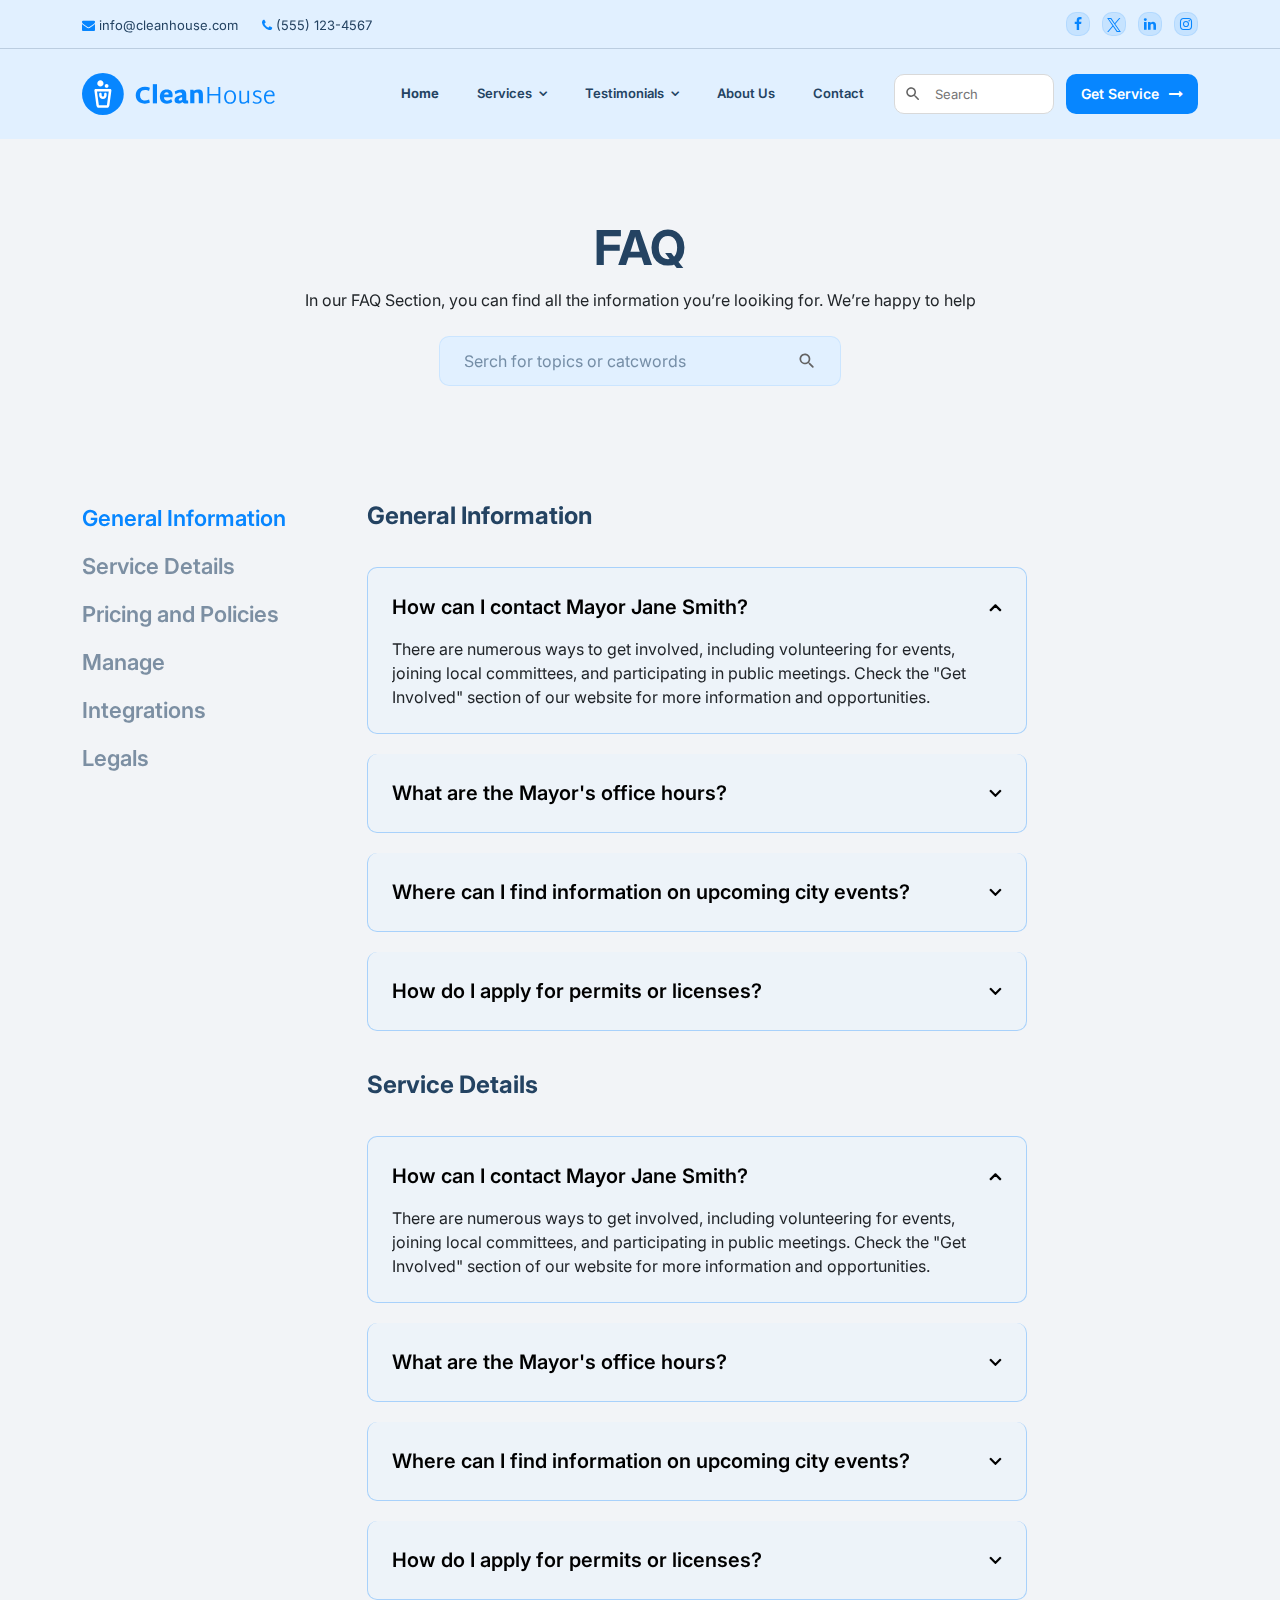
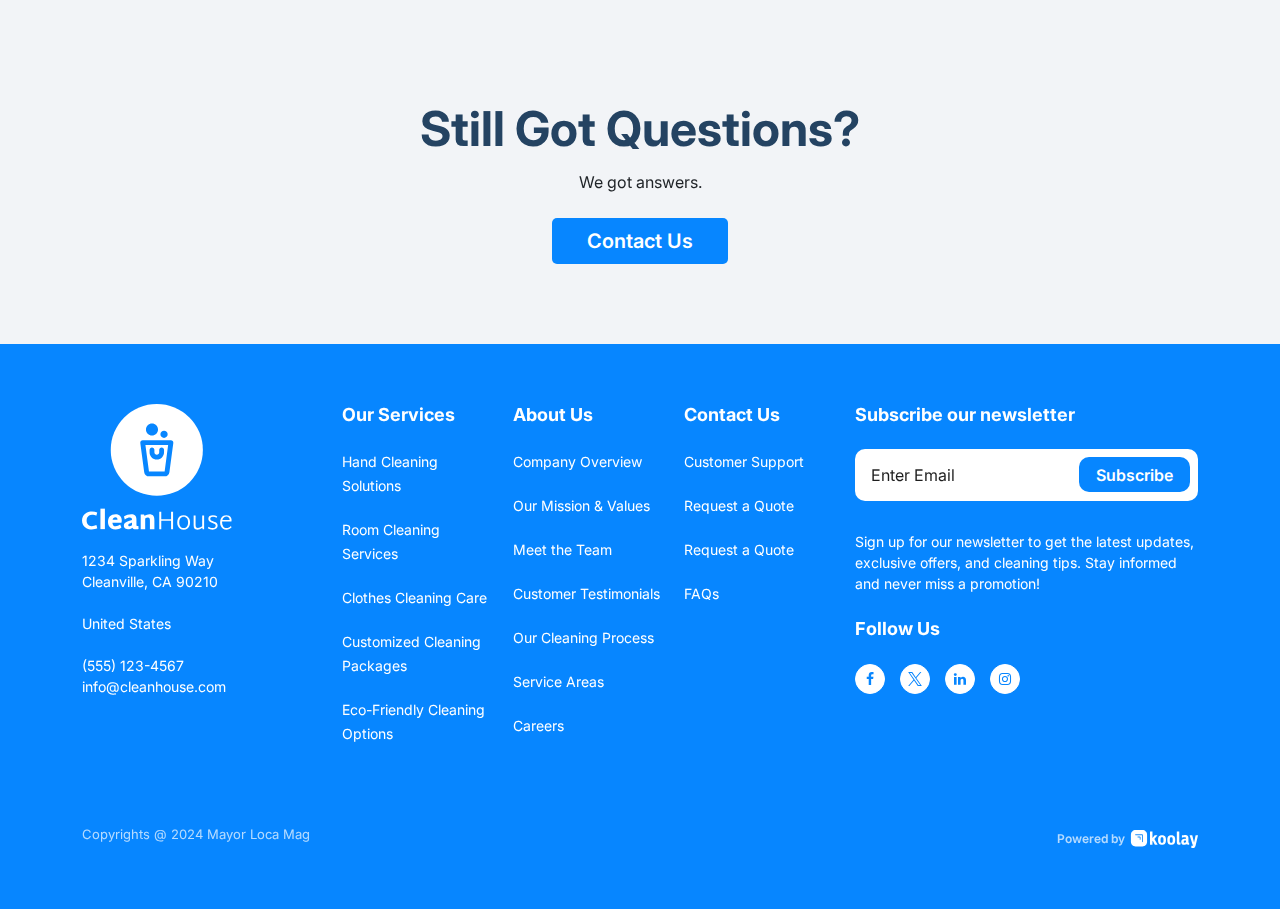
<file: faq.html>
<!DOCTYPE html>
<html lang="en">
	<head>
		<meta charset="utf-8">
		<meta http-equiv="X-UA-Compatible" content="IE=edge">
		<meta name="viewport" content="width=device-width, initial-scale=1, maximum-scale=1.0">
		<title></title>
		<link rel="stylesheet" type="text/css" href="css/bootstrap.min.css">
		<link rel="stylesheet" type="text/css" href="css/font-awesome.min.css"/>
		<link rel="stylesheet" type="text/css" href="css/swiper.css"/>
		<link rel="stylesheet" type="text/css" href="css/fancybox.css"/>
		<link rel="stylesheet" type="text/css" href="css/style.css"/>
	
	</head>
	<body>
		<div class="header_top">
			<div class="container">
				<div class="row">
					<div class="col-md-6 ct_overlay">
						<ul>
							<li>
								<a href="#"><i class="fa fa-envelope"></i> info@cleanhouse.com</a>
							</li>
							<li>
								<a href="#"><i class="fa fa-phone"></i> (555) 123-4567</a>
							</li>
						</ul>
					</div>
					<div class="col-md-6">
						<div class="top_right">
							<ul>
								<li>
									<a href="#"><i class="fa fa-facebook"></i></a>
								</li>
								<li>
									<a href="#"><i class="icon-x"></i></a>
								</li>
								<li>
									<a href="#"><i class="fa fa-linkedin"></i></a>
								</li>
								<li>
									<a href="#"><i class="fa fa-instagram"></i></a>
								</li>
							</ul>
						</div>
					</div>
				</div>
			</div>
		</div>
		<div class="header_menu">
			<div class="container">
				<div class="row">
					<div class="col-12">
						<div>
							<a href="#" class="the_logo1">
								<img src="img/logo_clean_house.svg" alt="">
							</a>
						</div>
						<div>
							<div class="hm_inner">
								<ul>
									<li class="active">
										<a href="#">Home</a>
									</li>
									<li>
										<a href="#" class="has-submenu">Services</a>
										<ul>
											<li>
												<a href="#">Home Cleaning</a>
											</li>
											<li>
												<a href="#">Car Cleaning</a>
											</li>
										</ul>
									</li>
									<li>
										<a href="#" class="has-submenu">Testimonials</a>
										<ul>
											<li>
												<a href="#">Customer Reviews</a>
											</li>
											<li>
												<a href="#">Case Studies</a>
											</li>
											<li>
												<a href="#">Before and After Photos</a>
											</li>
											<li>
												<a href="#">Video Testimonials</a>
											</li>
											<li>
												<a href="#">Client Success Stories</a>
											</li>
										</ul>
									</li>
									<li>
										<a href="#">About Us</a>
									</li>
									<li>
										<a href="#">Contact</a>
									</li>
								</ul>
								<button class="src_button src_trigger">
									<img src="img/src.svg" alt="">
									<img src="img/close.svg" alt="">
								</button>
								<button class="src_button menu_trigger">
									<i class="icon-menu"></i>
								</button>
								<div class="src_overlay">
									<input type="text" placeholder="Search">
									<button type="button">
										<img src="img/src.svg" alt="">
										<img src="img/close.svg" alt="">
									</button>
								</div>
								<a href="#" class="get_service">Get Service <i class="fa fa-long-arrow-right"></i></a>
							</div>
						</div>
					</div>
				</div>
			</div>
		</div>
		<section class="faq_top">
			<div class="container">
				<h2 class="heading_title1">FAQ</h2>
				<p class="text-center">In our FAQ Section, you can find all the information you’re looiking for. We’re happy to help</p>
				<div class="faq_src">
					<input type="text" placeholder="Serch for topics or catcwords">
					<button type="" name="">
						<img src="img/src.svg" alt="">
					</button>
				</div>
			</div>
		</section>
		<section class="faq_content">
			<div class="container">
				<div class="row">
					<div class="col-lg-3 disHidden">
						<ul class="faq_url">
							<li>
								<a href="#" class="active">General Information</a>
							</li>
							<li>
								<a href="#">Service Details</a>
							</li>
							<li>
								<a href="#">Pricing and Policies</a>
							</li>
							<li>
								<a href="#">Manage</a>
							</li>
							<li>
								<a href="#">Integrations</a>
							</li>
							<li>
								<a href="#">Legals</a>
							</li>
						</ul>
					</div>
					<div class="col-lg-9">
						<div class="fq_row">
							<h2 class="heading_title1">General Information</h2>
							<div class="faq_content">
								<div class="accordion-item">
									<button class="accordion-title active">How can I contact Mayor Jane Smith?</button>
									<div class="accordion-content" style="max-height: none;">
										<p>There are numerous ways to get involved, including volunteering for events, joining local committees, and participating in public meetings. Check the "Get Involved" section of our website for more information and opportunities.</p>
									</div>
								</div>
						
								<div class="accordion-item">
									<button class="accordion-title">What are the Mayor's office hours?</button>
									<div class="accordion-content">
										<p>There are numerous ways to get involved, including volunteering for events, joining local committees, and participating in public meetings. Check the "Get Involved" section of our website for more information and opportunities.</p>
									</div>
								</div>
						
								<div class="accordion-item">
									<button class="accordion-title">Where can I find information on upcoming city events?</button>
									<div class="accordion-content">
										<p>There are numerous ways to get involved, including volunteering for events, joining local committees, and participating in public meetings. Check the "Get Involved" section of our website for more information and opportunities.</p>
									</div>
								</div>
								<div class="accordion-item">
									<button class="accordion-title">How do I apply for permits or licenses?</button>
									<div class="accordion-content">
										<p>There are numerous ways to get involved, including volunteering for events, joining local committees, and participating in public meetings. Check the "Get Involved" section of our website for more information and opportunities.</p>
									</div>
								</div>
							</div>
						</div>
						<div class="fq_row">
							<h2 class="heading_title1">Service Details</h2>
							<div class="faq_content">
								<div class="accordion-item">
									<button class="accordion-title active">How can I contact Mayor Jane Smith?</button>
									<div class="accordion-content" style="max-height: none;">
										<p>There are numerous ways to get involved, including volunteering for events, joining local committees, and participating in public meetings. Check the "Get Involved" section of our website for more information and opportunities.</p>
									</div>
								</div>
						
								<div class="accordion-item">
									<button class="accordion-title">What are the Mayor's office hours?</button>
									<div class="accordion-content">
										<p>There are numerous ways to get involved, including volunteering for events, joining local committees, and participating in public meetings. Check the "Get Involved" section of our website for more information and opportunities.</p>
									</div>
								</div>
						
								<div class="accordion-item">
									<button class="accordion-title">Where can I find information on upcoming city events?</button>
									<div class="accordion-content">
										<p>There are numerous ways to get involved, including volunteering for events, joining local committees, and participating in public meetings. Check the "Get Involved" section of our website for more information and opportunities.</p>
									</div>
								</div>
								<div class="accordion-item">
									<button class="accordion-title">How do I apply for permits or licenses?</button>
									<div class="accordion-content">
										<p>There are numerous ways to get involved, including volunteering for events, joining local committees, and participating in public meetings. Check the "Get Involved" section of our website for more information and opportunities.</p>
									</div>
								</div>
							</div>
						</div>
					</div>
				</div>
			</div>
		</section>
		<section class="faq_top">
			<div class="container">
				<h2 class="heading_title1">Still got questions?</h2>
				<p class="text-center">We got answers.</p>
				<a href="#" class="btn_component1">Contact us</a>
			</div>
		</section>
		<footer>
			<div class="container">
				<div class="footer_inner">
					<div class="ft_left">
						<img src="img/logo_vertical.svg" alt="">
						<div>
							<p>1234 Sparkling Way<br>Cleanville, CA 90210<br><br>United States<br><br>(555) 123-4567<br>info@cleanhouse.com</p>
						</div>
					</div>
					<div class="ft_right">	
						<div class="row">
							<div class="col-lg-7 col-md-12">
								<div class="row">
									<div class="col-md-4 col-12">
										<h3>Our Services</h3>
										<ul>
											<li>
												<a href="#">Hand Cleaning Solutions</a>
											</li>
											<li>
												<a href="#">Room Cleaning Services</a>
											</li>
											<li>
												<a href="#">Clothes Cleaning Care</a>
											</li>
											<li>
												<a href="#">Customized Cleaning Packages</a>
											</li>
											<li>
												<a href="#">Eco-Friendly Cleaning Options</a>
											</li>
										</ul>
									</div>
									<div class="col-md-4 col-12">
										<h3>About Us</h3>
										<ul>
											<li>
												<a href="#">Company Overview</a>
											</li>
											<li>
												<a href="#">Our Mission & Values</a>
											</li>
											<li>
												<a href="#">Meet the Team</a>
											</li>
											<li>
												<a href="#">Customer Testimonials</a>
											</li>
											<li>
												<a href="#">Our Cleaning Process</a>
											</li>
											<li>
												<a href="#">Service Areas</a>
											</li>
											<li>
												<a href="#">Careers</a>
											</li>
										</ul>
									</div>
									<div class="col-md-4 col-12">
										<h3>Contact Us</h3>
										<ul>
											<li>
												<a href="#">Customer Support</a>
											</li>
											<li>
												<a href="#">Request a Quote</a>
											</li>
											<li>
												<a href="#">Request a Quote</a>
											</li>
											<li>
												<a href="#">FAQs</a>
											</li>
										</ul>
									</div>
								</div>
							</div>
							<div class="col-lg-5 col-md-12 col-12">
								<h3>Subscribe our newsletter</h3>
								<form action="">
									<div class="subs_form">
										<input type="text" placeholder="Enter Email">
										<button type="" name="">Subscribe</button>
									</div>
								</form>
								<p>Sign up for our newsletter to get the latest updates, exclusive offers, and cleaning tips. Stay informed and never miss a promotion!</p>
								<div class="mt-24">
									<h3>Follow Us</h3>
									<ul class="social_list">
										<li>
											<a href="#"><i class="fa fa-facebook"></i></a>
										</li>
										<li>
											<a href="#"><i class="icon-x"></i></a>
										</li>
										<li>
											<a href="#"><i class="fa fa-linkedin"></i></a>
										</li>
										<li>
											<a href="#"><i class="fa fa-instagram"></i></a>
										</li>
									</ul>
								</div>
							</div>
						</div>
					</div>
				</div>
				<div class="footer_bottom">
					<p>Copyrights @ 2024 Mayor Loca Mag</p>
					<div>
						<a href="#" class="koolay_sign">Powered by<img src="img/koolay.svg"></a>
					</div>
				</div>
			</div>
		</footer>
		
		<script src="js/jquery.js"></script>
		<script src="js/bootstrap.min.js"></script>	
		<script src="js/swiper.js"></script>
		<script src="js/fancybox.js"></script>
		<script src="js/script.js"></script>
		
	</body>
</html>
</file>
<file: css/style.css>
@import url("https://fonts.googleapis.com/css2?family=Inter:ital,opsz,wght@0,14..32,100..900;1,14..32,100..900&display=swap");
@import url("icon-pack.css");
:root {
    --blueColor: #0786ff;
    --lightBlue: #c6e3ff;
}
html {
    width: 100%;
    max-width: 100%;
    overflow-x: hidden;
    min-height: 100%;
}
body {
    width: 100%;
    backface-visibility: hidden;
    -webkit-font-smoothing: antialiased;
    background-color: rgb(242, 244, 247);
    font-family: Inter, sans-serif;
}
* {
}
label,
p {
    margin: 0px;
    font-weight: normal;
}
@media (max-width: 768px) {
    p {
        font-size: 14px;
    }
}
img {
    max-width: 100%;
}
button,
input,
select,
textarea {
    background: 0px 0px;
    border: none;
    outline: 0px;
    border-radius: 0px;
    appearance: none;
    box-shadow: none;
    padding: 0px;
}
textarea {
    vertical-align: middle;
}
ul {
    padding: 0px;
    margin: 0px;
}
li {
    list-style: none;
}
dl,
ol,
ul {
    margin-bottom: 0px;
}
button {
    cursor: pointer;
}
.htmlFixed {
    overflow: hidden;
}
a,
a:active,
a:focus,
a:hover,
a:link,
a:visited {
    text-decoration: none;
    outline: 0px;
}
@media (min-width: 1400px) {
    .container {
        width: 1200px;
    }
}
.gap30 {
    row-gap: 30px;
}
@media (max-width: 768px) {
    .gap30 {
        row-gap: 15px;
    }
}
/* header start */
.header_top,
.header_menu {
    background-color: rgb(225, 240, 255);
}
.header_menu {
    border-top: 1px solid rgba(36, 67, 98, 0.2);
}
.ct_overlay ul {
    display: flex;
    align-items: center;
    gap: 24px;
    height: 48px;
}
.ct_overlay li a i {
    color: rgb(7, 134, 255);
}
.ct_overlay li a {
    font-size: 13px;
    color: rgb(36, 67, 98);
}
.top_right {
    display: flex;
    justify-content: flex-end;
    height: 48px;
    align-items: center;
}
.top_right > span {
    margin-right: 24px;
    font-size: 13px;
    font-weight: 500;
    color: rgb(0, 0, 0);
}
.top_right ul {
    display: flex;
    gap: 12px;
}
.top_right ul li a {
    display: flex;
    align-items: center;
    justify-content: center;
    color: var(--blueColor);
    border-radius: 10px;
    width: 24px;
    height: 24px;
    background-color: var(--lightBlue);
    font-size: 14px;
    transition: 0.3s;
    border: 1px solid rgba(7, 134, 255, 0.1);
}
.top_right ul li a:hover {
    background-color: var(--blueColor);
    color: var(--lightBlue);
}
.header_menu {
    padding: 24px 0px;
    position: relative;
    z-index: 4;
}
.the_logo1 {
    display: inline-flex;
    vertical-align: middle;
}
.the_logo1 img {
    max-width: 193px;
    max-height: 96px;
}
.hm_inner {
    display: flex;
}
.header_menu .row > div {
    display: flex;
    align-items: center;
}
.header_menu .row > div > div:last-child {
    flex: 1 1 0%;
    display: flex;
    justify-content: flex-end;
}
.hm_inner ul {
    gap: 24px;
}
@media (min-width: 1201px) {
    .src_overlay.active input {
        padding-left: 45px;
    }
    .src_button.active {
        position: relative;
        z-index: 2;
    }
    .src_button.active img:last-child {
        display: block;
    }
    .src_button.active img:first-child {
        display: none;
    }
    .hm_inner > ul {
        display: flex !important;
        align-items: center;
    }
    .hm_inner > ul > li ul li a:hover {
        background-color: var(--blueColor);
        color: rgb(255, 255, 255);
    }
    .hm_inner > ul > li:hover ul {
        opacity: 1;
        visibility: visible;
    }
    .hm_inner > ul > li {
        position: relative;
    }
    .hm_inner > ul > li a {
        transition: 0.3s;
    }
    .hm_inner > ul > li:hover a {
        background: rgba(0, 34, 91, 0.05);
    }
    .hm_inner > ul > li ul {
        display: block !important;
    }
    .src_button.active {
        margin-right: -30px;
    }
}
.hm_inner > ul > li > a {
    color: rgb(36, 67, 98);
    border-radius: 5px;
    font-size: 13px;
    font-weight: 600;
    height: 25px;
    display: flex;
    align-items: center;
    text-transform: capitalize;
    padding: 0px 10px;
}
.hm_inner ul li.active > a {
    font-weight: 700;
}
.hm_inner > ul > li > a.has-submenu::after {
    content: "";
    font-family: FontAwesome;
    margin-left: 7px;
}
.has-submenu + i {
    display: none;
}
.hm_inner > ul > li ul {
    position: absolute;
    left: 0px;
    top: 100%;
    box-shadow: rgba(0, 0, 0, 0.2) 0px 0px 10px 0px;
    border-radius: 5px;
    padding: 8px;
    transition: 0.3s;
    visibility: hidden;
    opacity: 0;
    background: rgb(255, 255, 255);
}
.hm_inner > ul > li ul li a {
    display: flex;
    font-weight: 500;
    color: rgb(0, 0, 0);
    padding: 8px;
    font-size: 13px;
}
.hm_inner > ul > li ul li a {
    white-space: nowrap;
}
.src_button {
    margin-left: 35px;
    padding-left: 15px;
    color: rgb(150, 150, 150);
    transition: 0.3s;
    display: none;
}
.src_button img {
    height: 24px;
}
.src_button img:last-child {
    display: none;
}
.menu_trigger {
    display: none;
}
.src_overlay {
    width: 218px;
    margin-left: 40px;
    position: relative;
}
.src_overlay.active {
    width: 260px;
}
.src_overlay input {
    transition: 0.3s;
    width: 100%;
    height: 40px;
    padding-left: 40px;
    border: 1px solid rgb(217, 217, 217);
    font-size: 13px;
    background: rgb(255, 255, 255);
    border-radius: 10px;
}
.src_overlay input:focus {
    border-color: var(--blueColor);
}
.src_overlay button {
    position: absolute;
    left: 10px;
    top: 0px;
    z-index: 2;
    width: 18px;
    height: 100%;
    display: flex;
    align-items: center;
    pointer-events: none;
}
.src_overlay button img {
    width: 18px;
}
.header_menu .row > div.active .the_logo1,
.header_menu .row > div.active .hm_inner > button,
.header_menu .row > div.active .get_service {
    visibility: hidden;
}
.src_overlay button img:last-child {
    display: none;
}
a.get_service,
.get_service {
    background-color: var(--blueColor);
    margin-left: 12px;
    color: rgb(255, 255, 255);
    padding: 0px 24px;
    border-radius: 10px;
    font-size: 14px;
    display: flex;
    align-items: center;
    font-weight: 600;
    height: 40px;
    gap: 10px;
    transition: background-color 0.3s, color 0.3s;
}
a.get_service:hover,
.get_service:hover {
    background-color: var(--lightBlue);
    color: var(--blueColor);
}
@media (max-width: 1400px) {
    .src_overlay{
        width: 160px;
        margin-left: 20px;
    }
    .hm_inner ul{
        gap: 18px;
    }
    a.get_service, .get_service{
        padding: 0 15px;
    }
}
@media (max-width: 1200px) {
    .src_overlay button img:last-child {
        display: block;
    }
    .src_overlay button img:first-child {
        display: none;
    }
    .the_logo1 img {
        max-height: 80px;
    }
    .src_overlay button {
        position: absolute;
        right: 0px;
        top: 50%;
        transform: translateY(-50%);
        height: 34px;
        display: flex;
        align-items: center;
        padding: 0px 10px;
        left: auto;
        width: auto;
        pointer-events: all;
    }
    .src_overlay button img {
        height: 20px;
    }
    .src_overlay {
        position: absolute;
        top: 50%;
        left: 15px;
        width: 100%;
        background-color: rgb(255, 255, 255);
        z-index: 2;
        display: none;
        margin-left: 0px;
        transform: translateY(-50%);
        right: 15px;
    }
    .src_overlay.active {
        display: block;
        width: auto;
    }
    .src_overlay input {
        padding-left: 15px;
    }
    .hm_inner > ul > li ul {
        position: static;
        visibility: visible;
        opacity: 1;
        box-shadow: none;
        margin: 0px;
        padding: 0px 20px;
        display: none;
        transition: none;
        background: transparent;
    }
    .hm_inner > ul > li ul li a {
        color: rgb(255, 255, 255);
    }
    .menu_trigger {
        display: block;
    }
    .header_menu .row {
        position: relative;
    }
    .hm_inner ul {
        position: absolute;
        top: 100%;
        left: 15px;
        right: 15px;
        background-color: var(--blueColor);
        margin-top: 15px;
        display: none;
    }
    .hm_inner ul li {
        width: 100%;
    }
    .hm_inner ul li a {
        color: rgb(255, 255, 255);
        height: auto;
        padding: 10px 15px;
        justify-content: space-between;
        border-bottom: 1px solid rgba(255, 255, 255, 0.11);
    }
    .hm_inner ul li.active a {
        color: rgb(255, 255, 255);
    }
    .src_button {
        margin-left: 0px;
        font-size: 24px;
        display: block;
    }
}
@media (max-width: 768px) {
    a.get_service, .get_service{
        display: none;
    }
    .src_overlay button,
    .src_overlay input {
        height: 30px;
    }
    .src_button {
        font-size: 24px;
    }
    .ct_overlay {
        display: none;
    }
    .the_logo1 img {
        max-height: 40px;
        max-width: 160px;
    }
    .header_top {
        display: none;
    }
    .hm_inner ul {
        left: -15px;
        right: -15px;
        padding: 15px;
    }
    .header_menu{
        padding: 15px 0;
    }
}
/* header end */

/* slider start */
.mainSwiper img {
    width: 100%;
    height: calc(-170px + 100vh);
    object-fit: cover;
    min-height: 550px;
}
.mainSwiper h2 {
    color: var(--blueColor);
    font-size: 48px;
    font-weight: 700;
    margin: 0px;
    overflow: hidden;
    -webkit-line-clamp: 3;
    display: -webkit-box;
    -webkit-box-orient: vertical;
    text-overflow: ellipsis;
}
.mainSwiper p {
    font-size: 18px;
    color: rgb(0, 0, 0);
    margin-top: 30px;
    overflow: hidden;
    -webkit-line-clamp: 4;
    display: -webkit-box;
    -webkit-box-orient: vertical;
    text-overflow: ellipsis;
}
.btn_component1 {
    display: inline-flex;
    align-items: center;
    margin-top: 24px;
    height: 46px;
    background-color: var(--blueColor);
    color: rgb(255, 255, 255);
    padding: 0px 35px;
    text-transform: capitalize;
    font-weight: 600;
    font-size: 20px;
    transition: 0.3s;
    border-radius: 5px;
    gap: 5px;
}
.btn_component1:hover {
    background-color: var(--lightBlue);
    color: var(--blueColor);
}
.mainSwiper .swiper-slide {
    position: relative;
}
.mainSwiper .swiper-slide::before {
    content: "";
    position: absolute;
    inset: 0px;
    background: linear-gradient(to top, rgba(0, 0, 0, 0) , rgba(0, 0, 0, 0.8));
}
.mainSwiper .swiper-slide .container {
    position: absolute;
    left: 50%;
    top: 50%;
    transform: translate(-50%, -50%);
    margin-top: -50px;
}
.mainSwiper .swiper-slide .container > div {
    width: 780px;
    max-width: 100%;
}
.mainSwiper {
    position: relative;
    overflow: hidden;
}
.mainSwiper > .container {
    position: absolute;
    top: 50%;
    left: 50%;
    transform: translate(-50%, -50%);
    display: flex;
    justify-content: space-between;
    pointer-events: none;
    z-index: 2;
    width: 100%;
    max-width: 100%;
    padding: 0px 30px;
}
.mainSwiper > .container button {
    pointer-events: all;
    border-radius: 50%;
    display: flex;
    align-items: center;
    justify-content: center;
    width: 48px;
    height: 48px;
    font-size: 32px;
    color: var(--blueColor);
    background: var(--lightBlue);
}
#mainPagination {
    position: absolute;
    left: 0px;
    width: 100%;
    text-align: center;
    bottom: 30px;
    z-index: 2;
}
#mainPagination .swiper-pagination-bullet {
    width: 12px;
    height: 6px;
    background-color: var(--blueColor);
    border-radius: 5px;
}
#mainPagination .swiper-pagination-bullet-active {
    width: 30px;
}
@media (max-width: 1500px) {
    .mainSwiper h2 {
    }
}
@media (max-width: 1200px) {
    .mainSwiper img {
        height: calc(-154px + 100vh);
    }
    .mainSwiper h2 {
        font-size: 40px;
    }
    .mainSwiper p {
        font-size: 18px;
    }
    .btn_component1 {
        font-size: 16px;
        height: 40px;
        padding: 0px 20px;
    }
}
@media (max-width: 992px) {
    .mainSwiper h2 {
        font-size: 40px;
    }
    .mainSwiper p {
        font-size: 18px;
    }
    .mainSwiper > .container button {
        display: none;
    }
    .mainSwiper .swiper-slide .container > div {
        padding: 0px;
    }
}
@media (max-width: 768px) {
    #mainPagination {
        bottom: 15px;
    }
    #mainPagination .swiper-pagination-bullet {
        height: 4px;
    }
    .mainSwiper img {
        height: calc(-56px + 100vh);
    }
    .mainSwiper h2 {
        font-size: 28px;
    }
    .mainSwiper p {
        font-size: 14px;
        margin-top: 15px;
    }
    .mainSwiper .swiper-slide .container {
        padding: 0px 30px;
    }
    .btn_component1 {
        font-size: 14px;
        height: 35px;
        padding: 0px 15px;
    }
    .mainSwiper img {
        height: 450px;
        min-height: auto;
    }
    .mainSwiper .swiper-slide .container {
        padding: 0 15px;
    }
}
/* slider end */

/* footer start */
footer {
    background-color: var(--blueColor);
    min-height: 200px;
    padding: 60px 0px;
    position: relative;
    overflow: hidden;
}
.footer_inner {
    display: flex;
}
.ft_left {
    width: 260px;
    padding-right: 30px;
    display: flex;
    flex-direction: column;
    row-gap: 20px;
}
.ft_left img {
    max-width: 150px;
}
.ft_right {
    flex: 1 1 0%;
}
footer h3 {
    color: rgb(255, 255, 255);
    margin: 0px 0px 24px;
    font-size: 18px;
    font-weight: 700;
}
footer p {
    color: rgb(255, 255, 255);
    font-size: 14px;
}
.ft_right ul {
    display: flex;
    flex-flow: column wrap;
    gap: 20px;
}
.ft_right ul li a {
    color: rgb(255, 255, 255);
    font-size: 14px;
}
.ft_right ul li a:hover {
    text-decoration: underline;
}
footer .social_list {
    display: flex;
    gap: 15px;
    flex-wrap: nowrap;
    flex-direction: unset;
}
footer .social_list li a {
    display: flex;
    align-items: center;
    justify-content: center;
    color: var(--blueColor);
    width: 30px;
    height: 30px;
    border: 1px solid rgb(255, 255, 255);
    font-size: 14px;
    border-radius: 50%;
    transition: 0.3s;
    background: rgb(255, 255, 255);
}
footer .social_list li a:hover {
    background-color: var(--lightBlue);
    color: var(--blueColor);
}
.footer_bottom {
    margin-top: 80px;
    text-align: center;
    display: flex;
    justify-content: space-between;
    gap: 24px;
}
.footer_bottom p {
    font-size: 13px;
    color: rgb(255 255 255 / 70%);
}
a.koolay_sign {
    display: inline-flex;
    align-items: center;
    gap: 5px;
    color: rgb(255 255 255 / 70%);
    font-weight: 600;
    justify-content: center;
    font-size: 12px;
}
.koolay_sign img {
    height: 18px;
}
.subs_form {
    position: relative;
    margin-bottom: 30px;
}
.subs_form input {
    width: 100%;
    border-radius: 10px;
    height: 52px;
    padding-left: 16px;
    font-size: 16px;
    color: rgb(30, 30, 30);
    background-color: rgb(255, 255, 255);
}
.subs_form input::placeholder {
    color: rgb(30, 30, 30);
}
.subs_form button {
    position: absolute;
    right: 8px;
    top: 8px;
    height: 35px;
    display: flex;
    align-items: center;
    padding: 0px 17px;
    background-color: var(--blueColor);
    color: #fff;
    font-weight: 600;
    border-radius: 10px;
    transition: all .3s;
}
.subs_form button:hover{
    opacity: .6;
}
.ft_right .row {
    row-gap: 30px;
}
@media (max-width: 992px) {
    .footer_inner > div:first-child,
    .footer_inner > div:last-child {
        width: 100%;
    }
    .footer_inner {
        row-gap: 60px;
        flex-wrap: wrap;
    }
    .ft_left {
        padding-right: 0px;
        text-align: center;
    }
    .ft_left img {
        display: block;
        margin: 0px auto;
    }
    footer .social_list {
        justify-content: center;
        gap: 30px;
    }
}
@media (max-width: 768px) {
    .footer_bottom {
        justify-content: center;
        flex-wrap: wrap;
        margin-top: 40px;
    }
    footer h3 {
        text-align: center;
    }
    footer {
        padding: 40px 0px;
        border-top-width: 12px;
    }
    .ft_right .row {
        row-gap: 30px;
    }
    .ft_right ul {
        gap: 10px;
        text-align: center;
    }
    .footer_inner{
        row-gap: 30px;
    }
}
/* footer end */

/* breadcrumb start */
.breadcrumb_section {
    padding: 40px 0px;
}
@media (max-width: 768px) {
    .breadcrumb_section {
        padding: 30px 0px;
    }
}
.breadcrumb_section .breadcrumb {
    white-space: nowrap;
    overflow: hidden;
    text-overflow: ellipsis;
    display: block;
    padding-left: 11px;
    margin: 0px;
}
.breadcrumb_section .breadcrumb a {
    font-size: 13px;
    font-weight: 500;
    color: rgb(150, 150, 150);
}
.breadcrumb_section .breadcrumb a + a::before {
    content: "";
    position: relative;
    top: -1px;
    font-family: FontAwesome;
    margin: 0px 9px;
    color: rgb(150, 150, 150);
}
.breadcrumb_section .breadcrumb a:last-child {
    color: var(--blueColor);
    font-weight: 600;
}
.breadcrumb_overlay {
    position: relative;
}
.breadcrumb_overlay img {
    position: absolute;
    left: 10px;
    top: 3px;
    width: 19px;
    pointer-events: none;
}
.breadcrumb_overlay div.breadcrumb a:first-child {
    margin-left: 0px;
    position: relative;
    width: 0px;
    overflow: hidden;
    display: inline-block;
    color: transparent !important;
}
.mt-24 {
    margin-top: 24px;
}
/* breadcrumb end */

/* services section start */
.services_section{
    padding: 80px 0;
    background-color: #f3f9ff;
}
.heading_title1{
    font-size: 34px;
    font-weight: 700;
    text-align: center;
    color: #244362;
    text-transform: capitalize;
    margin: 0 0 40px;
}
.heading_title1 span{
    display: block;
    text-transform: none;
    margin-bottom: 12px;
    color: #0786FF;
    font-family: Inter;
    font-size: 24px;
    font-weight: 600;

}
.service_item1{
    background-color: #fff;
    box-shadow: 0px 0px 20px 0px #0000001A;
    border-radius: 20px;
    padding: 48px;
    height: 100%;
}
.service_item1 img{
    margin-bottom: 24px;
    display: block;
    max-height: 70px;
    max-width: 100%;
}
.service_item1 h3{
    margin: 0;
    color: #244362;
    font-size: 20px;
    font-weight: 700;
    color: #244362;
}   
.service_item1 p{
    margin-top: 12px;
    color: #244362;
}
@media(max-width:768px){
    .services_section{
        padding: 40px 0;
    }
    .heading_title1{
        font-size: 28px;
        margin: 0 0 30px;
    }
    .service_item1{
        padding: 30px;
    }
    .heading_title1 span{
        font-size: 20px;
    }
}
/* services section end */

/* gallery_section start */
.gap60{
    row-gap: 60px;
}
.gallery_section{
    padding: 80px 0;
    background-color: #E1F0FF;
}
.btg_section .heading_title1{
    text-align: left;
    margin-bottom: 24px;
}
.gallery_section img{
    border-radius: 20px;
}
.gallery_section .row > div{
    display: flex;
    align-items: center;
    flex-wrap: wrap;
}
@media(max-width:768px){
    .gallery_section{
        padding: 40px 0;
    }
    .gap60{
        row-gap: 30px;
    }
}
/* gallery_section end */

/* customer_comments start */
.customer_comments{
    background-color: #f3f9ff;
    padding: 80px 0;
}
.cc_item{
    padding: 36px;
    background-color: #fff;
    box-shadow: 0px 0px 20px 0px #0000001A;
    border-radius: 20px;
    text-align: center;
    height: 100%;
    display: flex;
    flex-wrap: wrap;
    justify-content: center;
    align-content: space-between;
}
.starLine{
    margin-bottom: 24px;
    display: flex;
    justify-content: center;
    gap: 5px;
}
.starLine i{
    font-size: 20px;
    color: #FF9900;
}
.cc_name{
    margin-top: 12px;
    text-align: center;
}
.cc_name h4{
    font-weight: 600;
    font-size: 16px;
    margin: 0;
}
.cc_name p{
    font-size: 13px;
}
@media(max-width:768px){
    .customer_comments{
        padding: 40px 0;
    }
}
/* customer_comments end */


/* indexform section start */
.contactForm{
    background-color: #fff;
    box-shadow: 0px 0px 50px 0px #0000001A;
    padding: 36px;
    border-radius: 5px;
    width: 800px;
    max-width: 100%;
    margin: 0 auto;
}
.contactForm h2{
    color: var(--blueColor);
    font-weight: 700;
    font-size: 24px;
    margin: 0 0 24px;
}
.indexForm .if_texts{
    padding-right: 80px;
    align-items: center;
    display: flex;
    flex-wrap: wrap;
}
.if_texts *{
    color: var(--blueColor);
}
.contactForm .row{
    row-gap: 30px;   
}
.contactForm input,
.contactForm textarea{
    border: 1px solid #D9D9D9;
    border-radius: 5px;
    height: 40px;
    width: 100%;
    padding-left: 15px;
    transition: all .3s;
}
.contactForm input:focus,
.contactForm textarea:focus{
    border-color: var(--blueColor);
}
.contactForm textarea{
    padding: 15px;
    height: 90px;
    resize: none;
}
.contactForm button{
    border-radius: 5px;
    background-color: var(--blueColor);
    color: #fff;
    text-align: center;
    font-weight: 600;
    font-size: 16px;
    display: flex;
    justify-content: center;
    align-items: center;
    height: 40px;
    width: 100%;
    transition: all .3s;
}
.contactForm button:hover{
    background-color: var(--lightBlue);
    color: var(--blueColor);
}
.indexForm .row{
    row-gap: 30px;
}
@media(max-width:768px){
    .indexForm .if_texts{
        padding-right: 0;
    }
    .indexForm{
        padding: 40px 0;
    }
    .contactForm{
        padding: 30px;
    }
}
/* indexform section end */

/* faq start */
.faq_top{
    padding: 80px 0;
}
.faq_top .heading_title1{
    font-size: 48px;
    margin: 0 0 12px;
}
.faq_src{
    width: 402px;
    max-width: 100%;
    margin: 24px auto 0;
    display: block;
    position: relative;
}
.faq_src input{
    width: 100%;
    height: 50px;
    border-radius: 10px;
    padding-left: 24px;
    font-size: 16px;
    border: 1px solid #0786FF1A;
    background-color: #E1F0FF;
    transition: all .3s;
}
.faq_src input:focus{
    border-color: var(--blueColor);
}
.faq_src button{
    position: absolute;
    top: 0;
    right: 0;
    height: 50px;
    padding: 0 24px;
    display: flex;
    align-items: center;
}
.faq_src button img{
    height: 20px;
}
.faq_src input::placeholder{
    color: #24436291;
}
@media(max-width:768px){
    .faq_top{
        padding: 40px 0;
    }
}
.faq_url{
    display: flex;
    flex-direction: column;
    font-size: 18px;
    gap: 15px;
}
.faq_url li a{
    font-size: 22px;
    font-weight: 600;
    color: #24436291;
}
.faq_url li a.active{
    color: #0786FF
}
.fq_row .heading_title1{
    text-align: left;
    font-size: 24px;
    margin: 0;
}
.faq_section{
    padding: 90px 0;
}
.faq_content{
    margin-top: 36px;
}
@media(max-width:768px){
    .faq_section{
        padding: 40px 0;
    }
}
.accordion-item {
    margin-bottom: 10px;
}

.accordion-title {
    color: #000;
    width: 100%;
    text-align: left;
    border: none;
    outline: none;
    font-size: 20px;
    cursor: pointer;
    border-radius: 4px;
    transition: background-color 0.3s ease;
    font-weight: 600;
    display: flex;
    justify-content: space-between;
    gap: 15px;
}

.accordion-title::after {
    content: '\f107';
    font-family: 'FontAwesome';
}
.accordion-title.active::after{
    content: '\f106';
}

.accordion-content {
    max-height: 0;
    overflow: hidden;
    transition: max-height 0.3s ease;
}

.accordion-content p {
    margin: 15px 0 0;
}
.accordion-item{
    margin-bottom: 20px;
    border: 1px solid #0786FF4D;
    border-radius: 10px !important;
    padding: 24px;
    background: #E1F0FF40;
}
.fq_row + .fq_row{
    margin-top: 40px;
}
.fq_row{
    width: 660px;
    max-width: 100%;
}
.faq_top .btn_component1{
    position: relative;
    left: 50%;
    transform: translateX(-50%);
}
@media(max-width:992px){
    .disHidden{
        display: none;
    }
    .fq_row{
        width: 100%;
    }
}
@media(max-width:768px){
    .faq_top .heading_title1{
        font-size: 28px;
    }
    .fq_row .heading_title1{
        font-size: 20px;
    }
    .fq_row + .fq_row{
        margin-top: 30px;
    }
    .faq_content {
        margin-top: 15px;
    }
    .accordion-title{
        font-size: 16px;
    }
    .faq_top{
        padding: 40px 0;
    }
}
/* faq end */

/* content list start */
.content_lister{
    padding: 0 0 80px;
}
.cl_item .row > div{
    display: flex;
    flex-wrap: wrap;
    align-items: center;
}
.cl_item > div > div a{
    width: 100%;
    border-radius: 20px;
    overflow: hidden;
    -webkit-line-clamp: 2;
    display: box;
    display: -webkit-box;
    -webkit-box-orient: vertical;
    text-overflow: ellipsis;
}
.cl_item > div > div a img{
    transition: all 1s;
}
.cl_item:hover > div > div a img{
    transform: scale(1.2);
}
.cl_item h3{
    margin: 0;
    font-size: 30px;
    font-weight: 700;
    color: var(--primaryColor);
}
.cl_item h3 a{
    color: inherit;
    border-radius: 0 !important;
}
.cl_item p{
    margin-top: 10px;
    overflow: hidden;
    -webkit-line-clamp: 3;
    display: box;
    display: -webkit-box;
    -webkit-box-orient: vertical;
    text-overflow: ellipsis;
}
.cl_item span{
    margin-top: 12px;
    font-size: 13px;
    color: #525252;
    display: block;
}
.gap60{
    row-gap: 60px;
}
.gap60 .cl_overlay{
    position: relative;
}
.gap60 .cl_overlay + .cl_overlay::before{
    content: '';
    position: absolute;
    top: -30px;
    left: 0;
    width: 100%;
    height: 1px;
    background-color: #D9D9D9;
}
@media(max-width:992px){
    .cl_item h3{
        font-size: 20px;
    }
}
@media(max-width:768px){
    .content_lister{
        padding: 0 0 40px;
    }
    .cl_item h3{
        font-size: 18px;
    }
}
/* content list end */

/* pager start */
.the_pagination{
    display: flex;
    justify-content: center;
    margin-top: 40px;
}
.the_pagination .num{
    display: flex;
    gap: 15px;
    flex-wrap: wrap;
    justify-content: center;
}
.the_pagination a{
    color: var(--primaryColor);
    display: flex;
    width: 40px;
    height: 40px;
    display: flex;
    align-items: center;
    justify-content: center;
    border: 1px solid #D9D9D9;
    font-weight: 700;
    transition: all .3s;
    border-radius: 5px;
}
.the_pagination a.active{
    background-color: var(--blueColor);
    color: #fff;
}
.the_pagination a:hover{
    border-color: var(--blueColor);
}
/* pager end */

/* content detail start */
.content_detail{
    padding-bottom: 80px;
}
.content_detail .row{
    row-gap: 30px;
}
.content_detail h1,
.content_detail h2,
.content_detail h3,
.content_detail h4,
.content_detail h5,
.content_detail h6{
    font-weight: 700;
    text-align: left;
}
.content_detail p{
    margin-bottom: 15px;
}
.content_detail .detailSpot{
    margin-bottom: 30px;
    border-radius: 20px;
}
.da_case{
    padding: 48px;
    box-shadow: 0px 0px 20px 0px #0000001A;
    border-radius: 20px;
    background-color: #fff;
}
.da_case ul{
    margin: 15px 0 0;
    padding-bottom: 15px;
    border-bottom: 1px solid #24436233;
}
.da_case + .da_case{
    margin-top: 30px;
}
.da_case img{
    margin-bottom: 30px;
}
@media(max-width:992px){
    .content_detail{
        padding-bottom: 40px;
    }   
}
@media(max-width:768px){
    .da_case{
        padding: 24px;
    }
}
/* content detail end */

/* contact section start */
.contact_section{
    padding: 40px 0 80px;
    background-position: center center;
    background-size: cover;
    position: relative;
}
.contact_section .container{
    position: relative;
    z-index: 2;
}
.contact_section .contactForm h2{
    margin-bottom: 10px;
    font-size: 36px;
    color: #000;
}
.contact_section .contactForm p{
    font-size: 13px;
    margin: 0 0 30px;
}
.cs_left{
    display: flex;
    align-items: center;
}
.cs_left > div > h1{
    font-weight: 700;
    color: var(--primaryColor);
    margin: 0 0 30px;
    font-size: 60px;
}
.cs_left > div > p{
    font-size: 24px;
}
.cs_left > div > ul:not(.social_sh){
    margin: 50px 0 15px;
}
a.c_support{
    display: inline-block;
    vertical-align: middle;
    font-weight: 500;
    font-size: 16px;
    color: var(--primaryColor);
    text-decoration: underline;
}
.cs_left{
    padding-right: 30px;
}
.contact_section .contactForm input,
.contact_section .contactForm button{
    height: 52px;
}
.contact_section .contactForm p.ta_line{
    font-size: 14px;
    color: #333;
    text-align: center;
    margin: 24px 0 0;
    display: block;
}
.ta_line a{
    font-weight: 600;
    color: inherit;
}
.ta_line a:hover{
    text-decoration: underline;
}
@media(max-width:768px){
    .contact_section{
        padding: 0 0 40px;
    }
}
.map_section{
    padding: 80px 0;
}
.map_section iframe{
    width: 100%;
    min-height: 400px;
    height: 50vh;
    border-radius: 20px;
}
.map_section .row > div{
    display: flex;
    align-items: center;
    flex-wrap: wrap;
}
.map_rgt h2{
    margin: 0 0 24px;
}
.map_rgt{
    padding-left: 36px;
}
.map_rgt a{
    border-radius: 5px;
    background-color: var(--secondarycolor);
    color: var(--primaryColor);
    text-align: center;
    font-weight: 600;
    font-size: 16px;
    display: inline-flex;
    justify-content: center;
    align-items: center;
    height: 40px;
    padding: 0 30px;
    transition: all .3s;
    margin-top: 24px;
}
.map_rgt a:hover{
    background-color: var(--primaryColor);
    color: var(--secondarycolor);
}
.cs_left iframe {
    width: 100%;
    height: 230px;
    border-radius: 20px;
    margin: 30px 0 0;
}
.w_blueIcons{
    display: flex;
    flex-direction: column;
    gap: 24px;
}
.w_blueIcons li{
    display: flex;
    align-items: center;
    gap: 12px;
}
.w_blueIcons li div{
    line-height: 1.2;
}
.w_blueIcons li i{
    display: flex;
    align-items: center;
    justify-content: center;
    color: #fff;
    background-color: var(--blueColor);
    border-radius: 50%;
    width: 56px;
    height: 56px;
    font-size: 24px;
}
.w_blueIcons li div strong{
    display: block;
    font-size: 24px;
    color: #244362;
    font-weight: 600;
}
.w_blueIcons li div a{
    font-size: 14px;
    color: #244362;
    font-weight: 600;
}
.social_sh {
    border-top: 1px solid #24436233;
    margin-top: 36px;
    padding-top: 36px;
    display: flex;
    gap: 15px;
    flex-wrap: nowrap;
    flex-direction: unset;
    margin-bottom: 0;
}
.social_sh li a {
    display: flex;
    align-items: center;
    justify-content: center;
    color: var(--blueColor);
    width: 40px;
    height: 40px;
    border: 1px solid rgb(255, 255, 255);
    font-size: 14px;
    border-radius: 50%;
    transition: 0.3s;
    background: var(--lightBlue)
}
.social_sh li a:hover {
    background-color: var(--blueColor);
    color: var(--lightBlue);
}
@media(max-width:768px){
    .w_blueIcons li i {
        width: 40px;
        height: 40px;
        font-size: 18px;
    }
    .w_blueIcons li div strong{
        font-size: 18px;
    }
    .cs_left > div > h1{
        font-size: 32px;
    }
    .cs_left > div > p{
        font-size: 16px;
    }
    .map_rgt{
        padding-left: 0;
    }
    .map_section{
        padding: 40px 0;
    }
    .cs_left{
        padding-right: 15px;
    }
}
/* contact section end */
</file>
